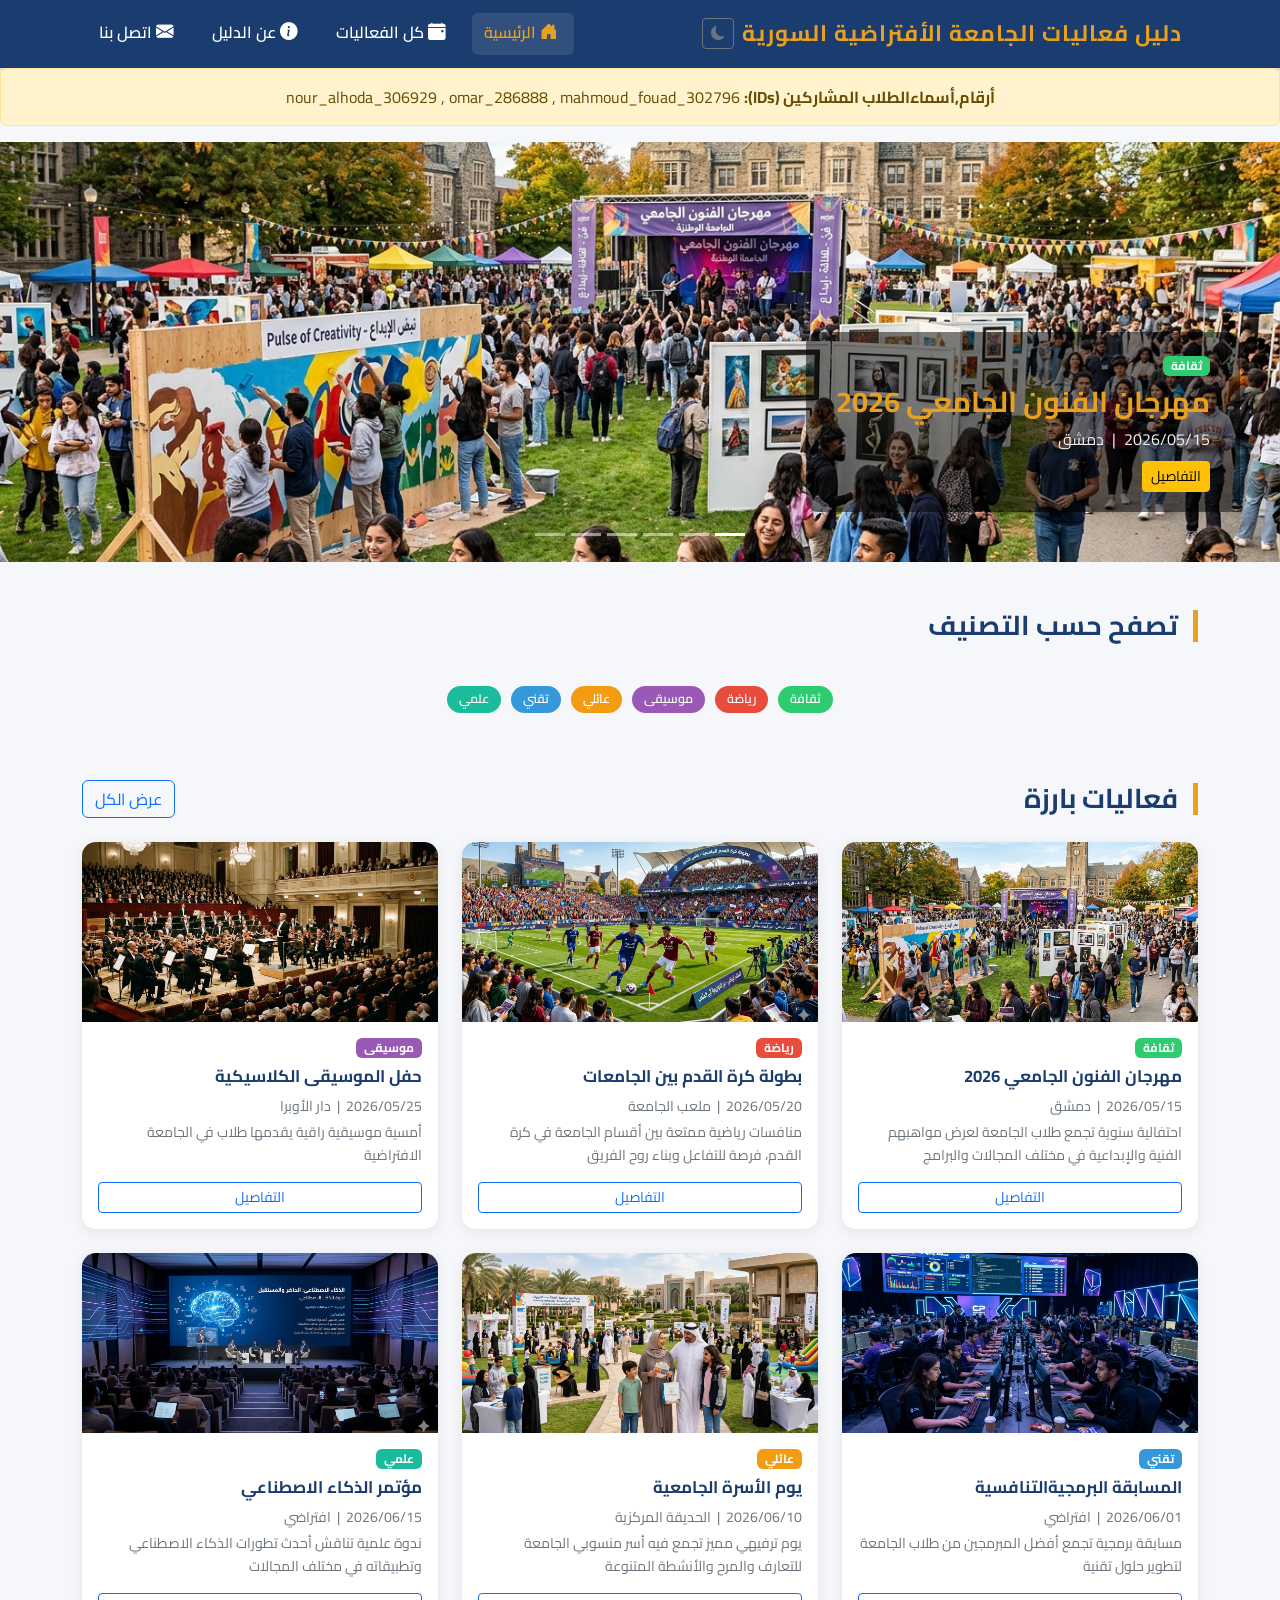
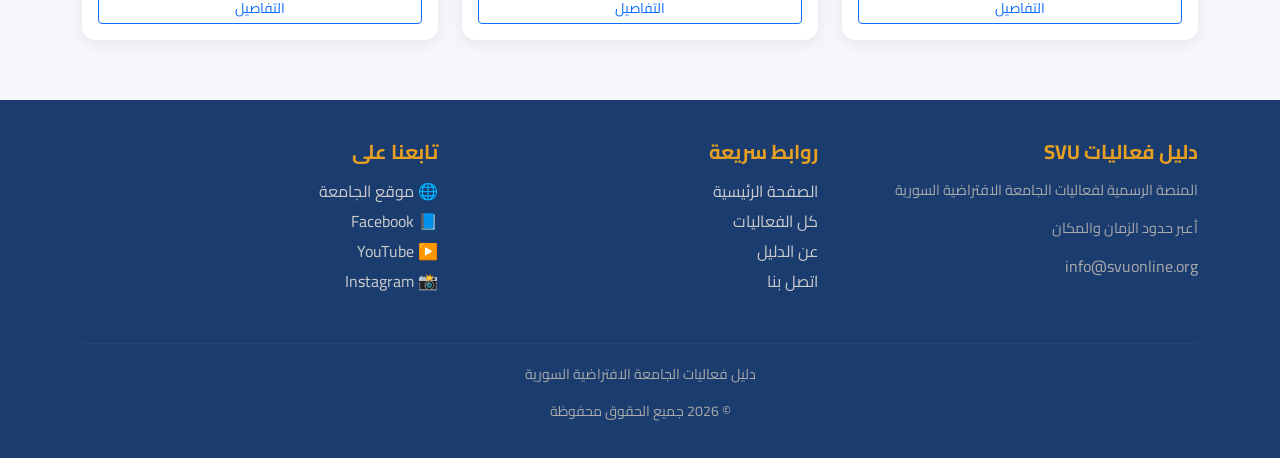
<file: index.html>
<!DOCTYPE html>
<html lang="ar" dir="rtl">

<head>
    <meta charset="UTF-8">
    <meta name="viewport" content="width=device-width, initial-scale=1.0">   
    <link rel="stylesheet" href="https://cdn.jsdelivr.net/npm/bootstrap-icons@1.11.1/font/bootstrap-icons.css">
    <link href="https://cdn.jsdelivr.net/npm/bootstrap@5.3.0/dist/css/bootstrap.min.css" rel="stylesheet">
    <link href="https://fonts.googleapis.com/css2?family=Cairo:wght@400;600;700;800&display=swap" rel="stylesheet">
    <link rel="stylesheet" type="text/css" href="assets/css/styles.css">
    
    <title>دليل فعاليات SVU</title>
</head>


<body>


<header>
    <nav class="navbar navbar-expand-lg">
        <div class="container">
            <a class="navbar-brand" href="index.html"> دليل فعاليات الجامعة الأفتراضية السورية</a>

            <div class="d-flex align-items-center ms-auto me-2">
                <button class="btn btn-sm btn-outline-secondary" id="themeToggler">
                    <i class="bi bi-moon-fill" id="themeIcon"></i>
                </button>
            </div>

            <button class="navbar-toggler" type="button" data-bs-toggle="collapse" data-bs-target="#navbarNav">
                <span class="navbar-toggler-icon"></span>
            </button>

            <div class="collapse navbar-collapse" id="navbarNav">
                <ul class="navbar-nav me-auto">
                    <a class="nav-link" href="index.html"><i class="bi bi-house-door-fill me-1"></i> الرئيسية</a>
                    <a class="nav-link" href="events.html"><i class="bi bi-calendar-event-fill me-1"></i> كل الفعاليات</a>
                    <a class="nav-link" href="about.html"><i class="bi bi-info-circle-fill me-1"></i> عن الدليل</a>
                    <a class="nav-link" href="contact.html"><i class="bi bi-envelope-fill me-1"></i> اتصل بنا</a>

                </ul>
            </div>
        </div>
    </nav>
</header>

<main>
    
        <div class="alert alert-warning text-center" role="alert">
        <strong>أرﻗﺎم,أسماءاﻟﻄﻼب اﻟﻤﺸﺎرﻛﯿﻦ (IDs):</strong> nour_alhoda_306929 ,  omar_286888 , mahmoud_fouad_302796
        </div>

    
    <section id="featured-slider">
        <div id="eventsCarousel" class="carousel slide" data-bs-ride="carousel" data-bs-interval="3500">

            
            <div class="carousel-indicators">
    <button type="button" data-bs-target="#eventsCarousel" data-bs-slide-to="0" class="active"></button>
    <button type="button" data-bs-target="#eventsCarousel" data-bs-slide-to="1"></button>
    <button type="button" data-bs-target="#eventsCarousel" data-bs-slide-to="2"></button>
    <button type="button" data-bs-target="#eventsCarousel" data-bs-slide-to="3"></button>
    <button type="button" data-bs-target="#eventsCarousel" data-bs-slide-to="4"></button>
    <button type="button" data-bs-target="#eventsCarousel" data-bs-slide-to="5"></button>
            </div>


<div class="carousel-inner">
    <div class="carousel-item active">
        <div style="height:420px; background: url('assets/img/forlan.png') center/cover no-repeat;"></div>
        <div class="carousel-caption text-end" style="bottom:50px; right:40px; left:auto; max-width:500px;">
            <span class="badge" style="background:#2ecc71; margin-bottom:8px;">ثقافة</span>
            <h3>مهرجان الفنون الجامعي 2026</h3>
            <p> 2026/05/15 &nbsp;|&nbsp;  دمشق</p>
            <a href="event.html?id=1" class="btn btn-warning btn-sm">التفاصيل</a>
        </div>
    </div>
                     
    <div class="carousel-item">
        <div style="height:420px; background: url('assets/img/football.png') center/cover no-repeat;"></div>
        <div class="carousel-caption text-end" style="bottom:50px; right:40px; left:auto; max-width:500px;">
            <span class="badge" style="background:#c0392b; margin-bottom:8px;">رياضة</span>
            <h3>بطولة كرة القدم بين الأقسام</h3>
            <p> 2026/05/20 &nbsp;|&nbsp;  ملعب الجامعة</p>
            <a href="event.html?id=2" class="btn btn-warning btn-sm">التفاصيل</a>
        </div>
    </div>
                    
    <div class="carousel-item">
        <div style="height:420px; background: url('assets/img/programming.png') center/cover no-repeat;"></div>
        <div class="carousel-caption text-end" style="bottom:50px; right:40px; left:auto; max-width:500px;">
            <span class="badge" style="background:#3498db; margin-bottom:8px;">تقني</span>
            <h3>المسابقة البرمجية التنافسية</h3>
            <p> 2026/06/01 &nbsp;|&nbsp;  افتراضي</p>
            <a href="event.html?id=4" class="btn btn-warning btn-sm">التفاصيل</a>
        </div>
    </div>
                  
    <div class="carousel-item">
        <div style="height:420px; background: url('assets/img/music.png') center/cover no-repeat;"></div>
        <div class="carousel-caption text-end" style="bottom:50px; right:40px; left:auto; max-width:500px;">
            <span class="badge" style="background:#9b59b6; margin-bottom:8px;">موسيقى</span>
            <h3>حفل الموسيقى الكلاسيكية</h3>
            <p> 2026/05/25 &nbsp;|&nbsp;  دار الأوبرا</p>
            <a href="event.html?id=3" class="btn btn-warning btn-sm">التفاصيل</a>
        </div>
    </div>
                  
    <div class="carousel-item">
        <div style="height:420px; background: url('assets/img/ai.png') center/cover no-repeat;"></div>
        <div class="carousel-caption text-end" style="bottom:50px; right:40px; left:auto; max-width:500px;">
            <span class="badge" style="background:#1abc9c; margin-bottom:8px;">علمي</span>
            <h3>مؤتمر الذكاء الاصطناعي</h3>
            <p> 2026/06/01 &nbsp;|&nbsp;  افتراضي</p>
            <a href="event.html?id=6" class="btn btn-warning btn-sm">التفاصيل</a>
        </div>
    </div>
              
    <div class="carousel-item">
        <div style="height:420px; background: url('assets/img/family.png') center/cover no-repeat;"></div>
        <div class="carousel-caption text-end" style="bottom:50px; right:40px; left:auto; max-width:500px;">
            <span class="badge" style="background:#f39c12; margin-bottom:9px;">عائلي</span>
            <h3>يوم الأسرة الجامعي</h3>
            <p> 2026/06/10 &nbsp;|&nbsp;  الحديقة المركزية</p>
            <a href="event.html?id=5" class="btn btn-warning btn-sm">التفاصيل</a>
        </div>
    </div>
</div>
             
             
            <button class="carousel-control-prev" type="button" data-bs-target="#eventsCarousel" data-bs-slide="prev">
                <span class="carousel-control-prev-icon"></span>
            </button>
            <button class="carousel-control-next" type="button" data-bs-target="#eventsCarousel" data-bs-slide="next">
                <span class="carousel-control-next-icon"></span>
            </button>
        </div>
    </section>

    
    <section id="categories" class="container my-5">
        <h2 class="section-title">تصفح حسب التصنيف</h2>
        <div class="text-center py-3">
    <a href="events.html?cat=culture" class="badge-category" style="background:#2ecc71; color:white;"> ثقافة</a>
    <a href="events.html?cat=sports" class="badge-category" style="background:#e74c3c; color:white;"> رياضة</a>
    <a href="events.html?cat=music" class="badge-category" style="background:#9b59b6; color:white;"> موسيقى</a>
    <a href="events.html?cat=family" class="badge-category" style="background:#f39c12; color:white;"> عائلي</a>
    <a href="events.html?cat=tech" class="badge-category" style="background:#3498db; color:white;"> تقني</a>
    <a href="events.html?cat=science" class="badge-category" style="background:#1abc9c; color:white;"> علمي</a>
        </div>
    </section>

    
    <section id="latest-events" class="container my-5">
        <div class="d-flex justify-content-between align-items-center mb-4">
            <h2 class="section-title mb-0">فعاليات بارزة   </h2>
            <a href="events.html" class="btn btn-outline-primary">عرض الكل</a>
        </div>

        <div class="row g-4">

            
            <div class="col-lg-4 col-md-6">
                <div class="event-card card h-100">
                    <div class="card-img-top-colored" style="background: url('assets/img/forlan.png') center/cover no-repeat;"></div>
                    <div class="card-body d-flex flex-column">
                        <span class="badge mb-2" style="background:#2ecc71; width:fit-content;">ثقافة</span>
                        <h5 class="card-title">مهرجان الفنون الجامعي 2026</h5>
                        <p class="card-text mb-1"> 2026/05/15 &nbsp;|&nbsp;  دمشق</p>
                        <p class="card-text flex-grow-1">احتفالية سنوية تجمع طلاب الجامعة لعرض مواهبهم الفنية والإبداعية في مختلف المجالات والبرامج</p>
                        <a href="event.html?id=1" class="btn btn-outline-primary btn-sm px-4">التفاصيل</a>
                    </div>
                </div>
            </div>

            
            <div class="col-lg-4 col-md-6">
                <div class="event-card card h-100">
                    <div class="card-img-top-colored" style="background: url('assets/img/football.png') center/cover no-repeat;"></div>
                    <div class="card-body d-flex flex-column">
                        <span class="badge mb-2" style="background:#e74c3c; width:fit-content;">رياضة</span>
                        <h5 class="card-title">بطولة كرة القدم بين الجامعات</h5>
                        <p class="card-text mb-1"> 2026/05/20 &nbsp;|&nbsp;  ملعب الجامعة</p>
                        <p class="card-text flex-grow-1">منافسات رياضية ممتعة بين أقسام الجامعة في كرة القدم، فرصة للتفاعل وبناء روح الفريق</p>
                        <a href="event.html?id=2" class="btn btn-outline-primary btn-sm px-4">التفاصيل</a>
                    </div>
                </div>
            </div>

            
            <div class="col-lg-4 col-md-6">
                <div class="event-card card h-100">
                    <div class="card-img-top-colored" style="background: url('assets/img/music.png') center/cover no-repeat;"></div>
                    <div class="card-body d-flex flex-column">
                        <span class="badge mb-2" style="background:#9b59b6; width:fit-content;">موسيقى</span>
                        <h5 class="card-title">حفل الموسيقى الكلاسيكية</h5>
                        <p class="card-text mb-1"> 2026/05/25 &nbsp;|&nbsp;  دار الأوبرا </p>
                        <p class="card-text flex-grow-1">أمسية موسيقية راقية يقدمها طلاب  في الجامعة الافتراضية</p>
                       <a href="event.html?id=3" class="btn btn-outline-primary btn-sm px-4">التفاصيل</a>
                    </div>
                </div>
            </div>

            
            <div class="col-lg-4 col-md-6">
                <div class="event-card card h-100">
                    <div class="card-img-top-colored" style="background: url('assets/img/programming.png') center/cover no-repeat;"></div>
                    <div class="card-body d-flex flex-column">
                        <span class="badge mb-2" style="background:#3498db; width:fit-content;">تقني</span>
                        <h5 class="card-title">المسابقة البرمجيةالتنافسية </h5>
                        <p class="card-text mb-1"> 2026/06/01 &nbsp;|&nbsp;  افتراضي</p>
                        <p class="card-text flex-grow-1">مسابقة برمجية تجمع أفضل المبرمجين من طلاب الجامعة لتطوير حلول تقنية </p>
                       <a href="event.html?id=4" class="btn btn-outline-primary btn-sm px-4">التفاصيل</a>
                    </div>
                </div>
            </div>

            
            <div class="col-lg-4 col-md-6">
                <div class="event-card card h-100">
                    <div class="card-img-top-colored" style="background: url('assets/img/family.png') center/cover no-repeat;"></div>
                    <div class="card-body d-flex flex-column">
                        <span class="badge mb-2" style="background:#f39c12; width:fit-content;">عائلي</span>
                        <h5 class="card-title">يوم الأسرة الجامعية</h5>
                        <p class="card-text mb-1"> 2026/06/10 &nbsp;|&nbsp;  الحديقة المركزية</p>
                        <p class="card-text flex-grow-1">يوم ترفيهي مميز تجمع فيه أسر منسوبي الجامعة للتعارف والمرح والأنشطة المتنوعة</p>
                        <a href="event.html?id=5" class="btn btn-outline-primary btn-sm px-4">التفاصيل</a>
                    </div>
                </div>
            </div>

            
            <div class="col-lg-4 col-md-6">
                <div class="event-card card h-100">
                    <div class="card-img-top-colored" style="background: url('assets/img/ai.png') center/cover no-repeat;"></div>
                    <div class="card-body d-flex flex-column">
                        <span class="badge mb-2" style="background:#1abc9c; width:fit-content;">علمي</span>
                        <h5 class="card-title">مؤتمر الذكاء الاصطناعي</h5>
                        <p class="card-text mb-1"> 2026/06/15 &nbsp;|&nbsp;  افتراضي</p>
                        <p class="card-text flex-grow-1">ندوة علمية تناقش أحدث تطورات الذكاء الاصطناعي وتطبيقاته في مختلف المجالات </p>
                        <a href="event.html?id=6" class="btn btn-outline-primary btn-sm px-4">التفاصيل</a>
                    </div>
                </div>
            </div>

        </div>
    </section>

</main>


<button id="scrollTopBtn" onclick="scrollToTop()"
        style="display:none; position:fixed; bottom:30px; left:30px; z-index:999; background:#1a3c6e; color:white; border:none; border-radius:50%; width:45px; height:45px; font-size:20px; cursor:pointer; box-shadow:0 3px 10px rgba(0,0,0,0.3);">
    ↑
</button>


<footer>
    <div class="container">
        <div class="row">
            
            <div class="col-md-4 mb-4">
                <h5> دليل فعاليات SVU</h5>
                <p style="color:#aaa; font-size:0.9rem;">المنصة الرسمية لفعاليات الجامعة الافتراضية السورية </p> 
                <p style="color:#aaa; font-size:0.9rem;">أعبر حدود الزمان والمكان</p> 
                <p style="color:#aaa;"> info@svuonline.org</p>
            </div>
            
            <div class="col-md-4 mb-4">
                <h5>روابط سريعة</h5>
                <a href="index.html"> الصفحة الرئيسية</a>
                <a href="events.html"> كل الفعاليات</a>
                <a href="about.html"> عن الدليل</a>
                <a href="contact.html"> اتصل بنا</a>
            </div>
            
            <div class="col-md-4 mb-4">
                <h5>تابعنا على</h5>
                <a href="https://svuonline.org/ar" target="_blank">🌐 موقع الجامعة</a>
                <a href="https://www.facebook.com/svuonline.org" target="_blank">📘 Facebook</a>
                <a href="https://youtube.com/@syrianvirtualuniversitysvu?si=C2uQhmgRASiZqUTl" target="_blank">▶️ YouTube</a>
                <a href="https://www.instagram.com" target="_blank">📸 Instagram</a>
            </div>
        </div>
        <hr>
        <p class="text-center copyright"> دليل فعاليات الجامعة الافتراضية السورية   </p>
                <p class="text-center copyright"> © 2026 جميع الحقوق محفوظة</p>

    </div>
</footer>


<script src="https://cdn.jsdelivr.net/npm/bootstrap@5.3.0/dist/js/bootstrap.bundle.min.js"></script>

<script type="text/javascript" src="assets/js/main.js"></script>

</body>
</html>
</file>
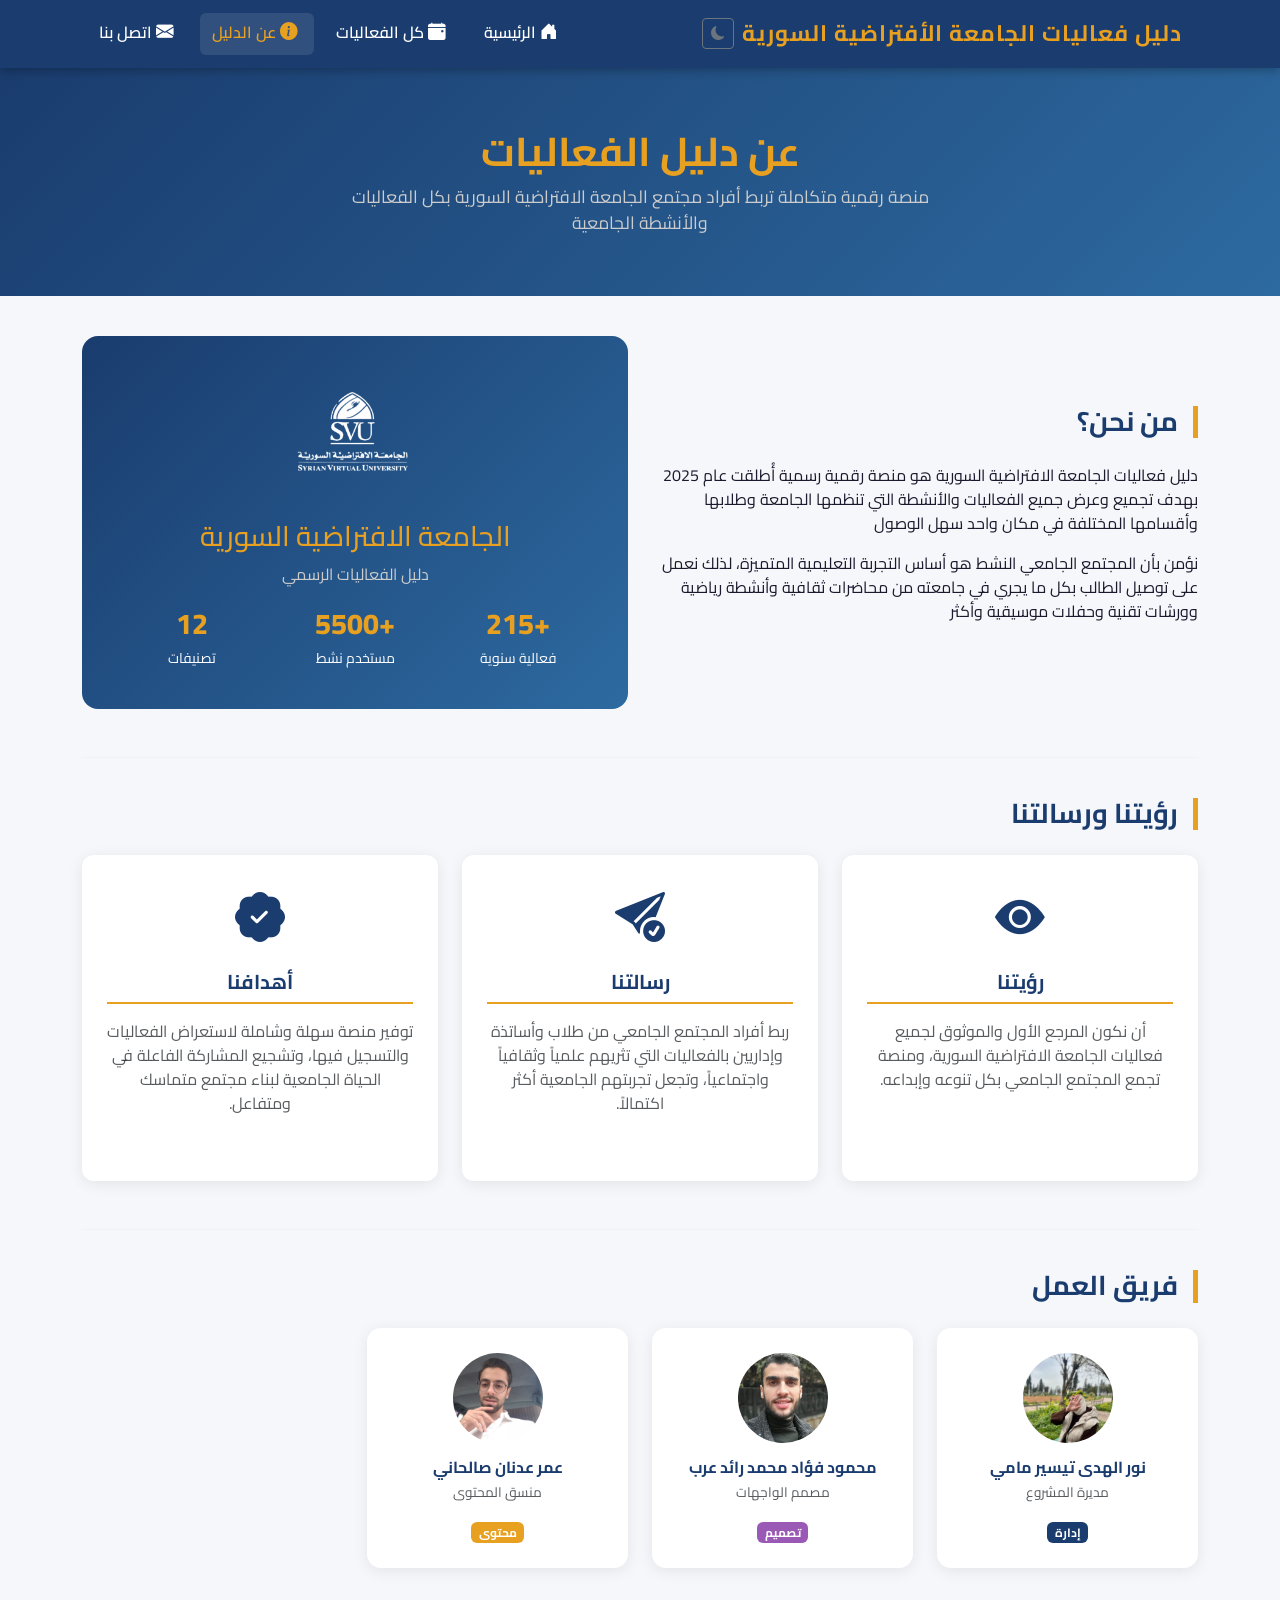
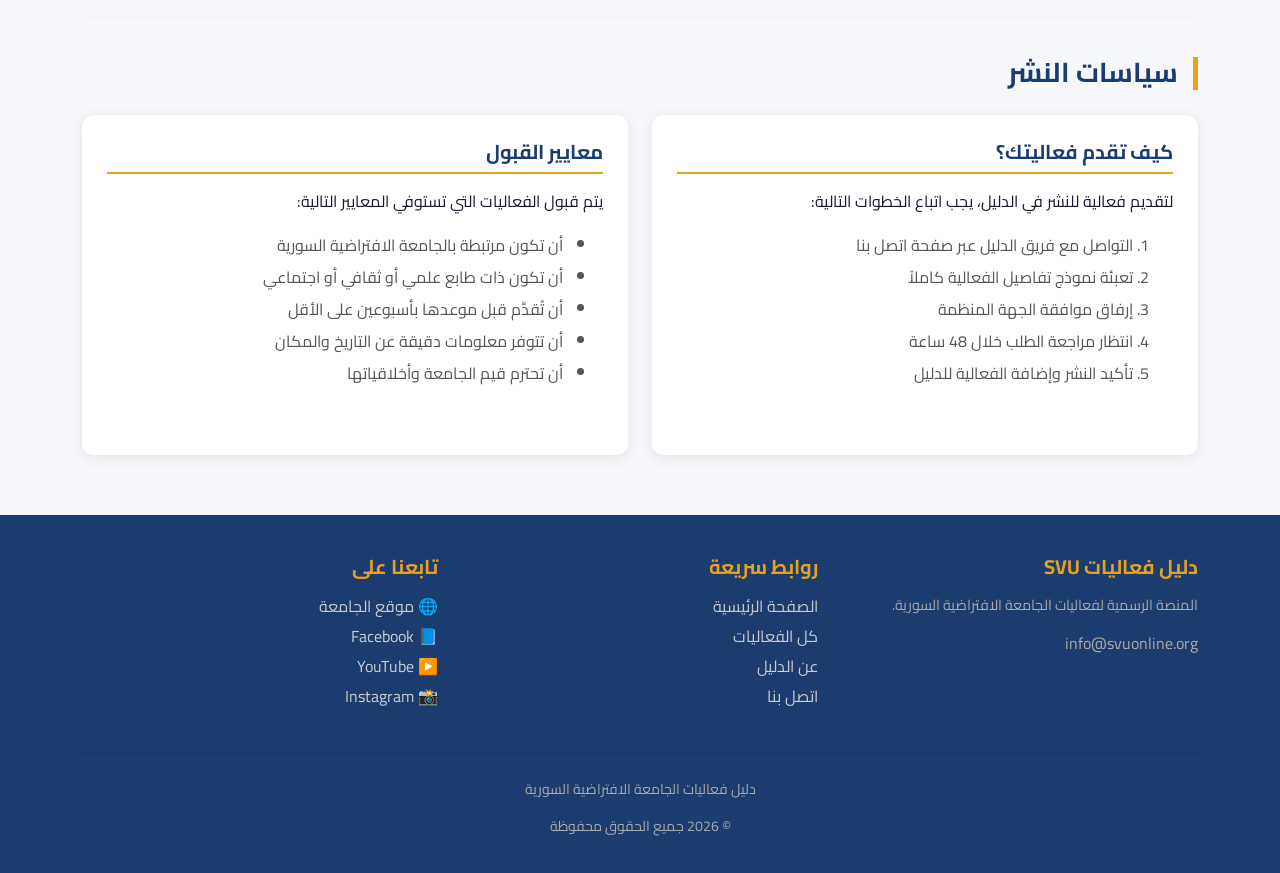
<file: about.html>
<!DOCTYPE html>
<html lang="ar" dir="rtl">
<head>
    <meta charset="UTF-8">
    <meta name="viewport" content="width=device-width, initial-scale=1.0">
    <meta name="keywords" content="عن الدليل, الجامعة الافتراضية السورية, هدف, رؤية, رسالة" />
    <meta name="description" content="تعرف على دليل فعاليات الجامعة الافتراضية السورية وأهدافه ورؤيته" />
    <title>دليل فعاليات SVU - عن الدليل</title>

    <link href="https://cdn.jsdelivr.net/npm/bootstrap@5.3.0/dist/css/bootstrap.min.css" rel="stylesheet">
    <link href="https://fonts.googleapis.com/css2?family=Cairo:wght@400;600;700;800&display=swap" rel="stylesheet">
    <link rel="stylesheet" type="text/css" href="assets/css/styles.css">
    <link rel="stylesheet" href="https://cdn.jsdelivr.net/npm/bootstrap-icons@1.11.1/font/bootstrap-icons.css">

</head>
<body>


<header>
    <nav class="navbar navbar-expand-lg">
        <div class="container">
            <a class="navbar-brand" href="index.html"> دليل فعاليات الجامعة الأفتراضية السورية</a>

            <div class="d-flex align-items-center ms-auto me-2">
                <button class="btn btn-sm btn-outline-secondary" id="themeToggler">
                    <i class="bi bi-moon-fill" id="themeIcon"></i>
                </button>
            </div>

            <button class="navbar-toggler" type="button" data-bs-toggle="collapse" data-bs-target="#navbarNav">
                <span class="navbar-toggler-icon"></span>
            </button>

            <div class="collapse navbar-collapse" id="navbarNav">
                <ul class="navbar-nav me-auto">
                    <a class="nav-link" href="index.html"><i class="bi bi-house-door-fill me-1"></i> الرئيسية</a>
                    <a class="nav-link" href="events.html"><i class="bi bi-calendar-event-fill me-1"></i> كل الفعاليات</a>
                    <a class="nav-link" href="about.html"><i class="bi bi-info-circle-fill me-1"></i> عن الدليل</a>
                    <a class="nav-link" href="contact.html"><i class="bi bi-envelope-fill me-1"></i> اتصل بنا</a>
                </ul>
            </div>
        </div>
    </nav>
</header>

<main>

    
    <div class="about-hero">
        <div class="container">
            <h1> عن دليل الفعاليات</h1>
            <p style="color:#ccc; font-size:1.1rem; max-width:600px; margin:0 auto;">
                منصة رقمية متكاملة تربط أفراد مجتمع الجامعة الافتراضية السورية بكل الفعاليات والأنشطة الجامعية
            </p>
        </div>
    </div>

    <div class="container">

        
        <section class="mb-5">
            <div class="row g-4 align-items-center">
                <div class="col-lg-6">
                    <h2 class="section-title">من نحن؟</h2>
                    <p>دليل فعاليات الجامعة الافتراضية السورية هو منصة رقمية رسمية أُطلقت عام 2025 بهدف تجميع وعرض جميع الفعاليات والأنشطة التي تنظمها الجامعة وطلابها وأقسامها المختلفة في مكان واحد سهل الوصول</p>
                    <p>نؤمن بأن المجتمع الجامعي النشط هو أساس التجربة التعليمية المتميزة، لذلك نعمل على توصيل الطالب بكل ما يجري في جامعته من محاضرات ثقافية وأنشطة رياضية وورشات تقنية وحفلات موسيقية وأكثر</p>
                </div>
                <div class="col-lg-6">
                    <div style="background:linear-gradient(135deg,#1a3c6e,#2d6aa0); border-radius:16px; padding:40px; text-align:center; color:white;">
                       <div style="margin-bottom:20px;"><img src="assets/img/svu.png" alt="SVU Logo" style="width:120px; height:auto; filter: brightness(0) invert(1);"></div>
                        <h3 style="color:#e8a020;">الجامعة الافتراضية السورية</h3>
                        <p style="color:#ccc;">دليل الفعاليات الرسمي</p>
                        <div class="row mt-3">
                            <div class="col-4">
                                <div style="font-size:1.8rem; font-weight:800; color:#e8a020;">+215</div>
                                <small>فعالية سنوية</small>
                            </div>
                            <div class="col-4">
                                <div style="font-size:1.8rem; font-weight:800; color:#e8a020;">+5500</div>
                                <small>مستخدم نشط</small>
                            </div>
                            <div class="col-4">
                                <div style="font-size:1.8rem; font-weight:800; color:#e8a020;">12</div>
                                <small>تصنيفات</small>
                            </div>
                        </div>
                    </div>
                </div>
            </div>
        </section>

        <hr style="border-color:#dee2e6; margin:40px 0;">

        
        <section class="mb-5">
            <h2 class="section-title">رؤيتنا ورسالتنا</h2>
            <div class="row g-4">

                <div class="col-md-4">
                    <div class="event-info-box text-center h-100">
                        <div style="font-size:50px; margin-bottom:15px; color:#1a3c6e;"><i class="bi bi-eye-fill"></i></div>
                        <h5 style="color:#1a3c6e; font-weight:700;">رؤيتنا</h5>
                        <p class="text-muted">أن نكون المرجع الأول والموثوق لجميع فعاليات الجامعة الافتراضية السورية، ومنصة تجمع المجتمع الجامعي بكل تنوعه وإبداعه.</p>
                    </div>
                </div>

                <div class="col-md-4">
                    <div class="event-info-box text-center h-100">
                        <div style="font-size:50px; margin-bottom:15px; color:#1a3c6e;"><i class="bi bi-send-check-fill"></i></div>
                        <h5 style="color:#1a3c6e; font-weight:700;">رسالتنا</h5>
                        <p class="text-muted">ربط أفراد المجتمع الجامعي من طلاب وأساتذة وإداريين بالفعاليات التي تثريهم علمياً وثقافياً واجتماعياً، وتجعل تجربتهم الجامعية أكثر اكتمالاً.</p>
                    </div>
                </div>

                <div class="col-md-4">
                    <div class="event-info-box text-center h-100">
                        <div style="font-size:50px; margin-bottom:15px; color:#1a3c6e;"><i class="bi bi-patch-check-fill"></i></div>
                        <h5 style="color:#1a3c6e; font-weight:700;">أهدافنا</h5>
                        <p class="text-muted">توفير منصة سهلة وشاملة لاستعراض الفعاليات والتسجيل فيها، وتشجيع المشاركة الفاعلة في الحياة الجامعية لبناء مجتمع متماسك ومتفاعل.</p>
                    </div>
                </div>

            </div>
        </section>

        <hr style="border-color:#dee2e6; margin:40px 0;">

        
        <section class="mb-5">
            <h2 class="section-title"> فريق العمل</h2>
            <div class="row g-4">

                <div class="col-lg-3 col-md-6">
                    <div class="team-card">
                        <div class="team-avatar" style="background:url('assets/img/nour.jpg') center/cover no-repeat;"></div>
                        <h6>نور الهدى تيسير مامي</h6>
                        <p class="text-muted" style="font-size:0.85rem;">مديرة المشروع</p>
                        <span class="badge" style="background:#1a3c6e;">إدارة</span>
                    </div>
                </div>

                

                <div class="col-lg-3 col-md-6">
                    <div class="team-card">
                        <div class="team-avatar" style="background:url('assets/img/mahmoud.jpg') center/cover no-repeat;"></div>
                        <h6>محمود فؤاد محمد رائد عرب</h6>
                        <p class="text-muted" style="font-size:0.85rem;">مصمم الواجهات</p>
                        <span class="badge" style="background:#9b59b6;">تصميم</span>
                    </div>
                </div>

                <div class="col-lg-3 col-md-6">
                    <div class="team-card">
                        <div class="team-avatar" style="background:url('assets/img/omar.jpg') center/cover no-repeat;"></div>
                        <h6>عمر عدنان صالحاني </h6>
                        <p class="text-muted" style="font-size:0.85rem;">منسق المحتوى</p>
                        <span class="badge" style="background:#e8a020;">محتوى</span>
                    </div>
                </div>

            </div>
        </section>

        <hr style="border-color:#dee2e6; margin:40px 0;">

        
        <section class="mb-5">
            <h2 class="section-title"> سياسات النشر</h2>
            <div class="row g-4">

                <div class="col-md-6">
                    <div class="event-info-box h-100">
                        <h5> كيف تقدم فعاليتك؟</h5>
                        <p>لتقديم فعالية للنشر في الدليل، يجب اتباع الخطوات التالية:</p>
                        
                        <ol style="line-height:2; color:#555;">
                            <li>التواصل مع فريق الدليل عبر صفحة اتصل بنا</li>
                            <li>تعبئة نموذج تفاصيل الفعالية كاملاً</li>
                            <li>إرفاق موافقة الجهة المنظمة</li>
                            <li>انتظار مراجعة الطلب خلال 48 ساعة</li>
                            <li>تأكيد النشر وإضافة الفعالية للدليل</li>
                        </ol>
                    </div>
                </div>

                <div class="col-md-6">
                    <div class="event-info-box h-100">
                        <h5> معايير القبول</h5>
                        <p>يتم قبول الفعاليات التي تستوفي المعايير التالية:</p>
                        
                        <ul style="line-height:2; color:#555;">
                            <li>أن تكون مرتبطة بالجامعة الافتراضية السورية</li>
                            <li>أن تكون ذات طابع علمي أو ثقافي أو اجتماعي</li>
                            <li>أن تُقدَّم قبل موعدها بأسبوعين على الأقل</li>
                            <li>أن تتوفر معلومات دقيقة عن التاريخ والمكان</li>
                            <li>أن تحترم قيم الجامعة وأخلاقياتها</li>
                        </ul>
                    </div>
                </div>

            </div>
        </section>

    </div>

</main>


<button id="scrollTopBtn" onclick="scrollToTop()"
        style="display:none; position:fixed; bottom:30px; left:30px; z-index:999; background:#1a3c6e; color:white; border:none; border-radius:50%; width:45px; height:45px; font-size:20px; cursor:pointer; box-shadow:0 3px 10px rgba(0,0,0,0.3);">↑</button>


<footer>
    <div class="container">
        <div class="row">
            <div class="col-md-4 mb-4">
                <h5> دليل فعاليات SVU</h5>
                <p style="color:#aaa; font-size:0.9rem;">المنصة الرسمية لفعاليات الجامعة الافتراضية السورية.</p>
                <p style="color:#aaa;"> info@svuonline.org</p>
            </div>
            <div class="col-md-4 mb-4">
                    <h5>روابط سريعة</h5>
                <a href="index.html"> الصفحة الرئيسية</a>
                <a href="events.html"> كل الفعاليات</a>
                <a href="about.html"> عن الدليل</a>
                <a href="contact.html"> اتصل بنا</a>
            </div>
            <div class="col-md-4 mb-4">
                <h5>تابعنا على</h5>
                <a href="https://svuonline.org/ar" target="_blank">🌐 موقع الجامعة</a>
                <a href="https://www.facebook.com/svuonline.org" target="_blank">📘 Facebook</a>
                <a href="https://youtube.com/@syrianvirtualuniversitysvu?si=C2uQhmgRASiZqUTl" target="_blank">▶️ YouTube</a>
                <a href="https://www.instagram.com" target="_blank">📸 Instagram</a>
            </div>
        </div>
        <hr>
         <p class="text-center copyright"> دليل فعاليات الجامعة الافتراضية السورية  </p>
                <p class="text-center copyright"> © 2026 جميع الحقوق محفوظة</p>

    </div>
</footer>

<script src="https://cdn.jsdelivr.net/npm/bootstrap@5.3.0/dist/js/bootstrap.bundle.min.js"></script>
<script type="text/javascript" src="assets/js/main.js"></script>

</body>
</html>
</file>
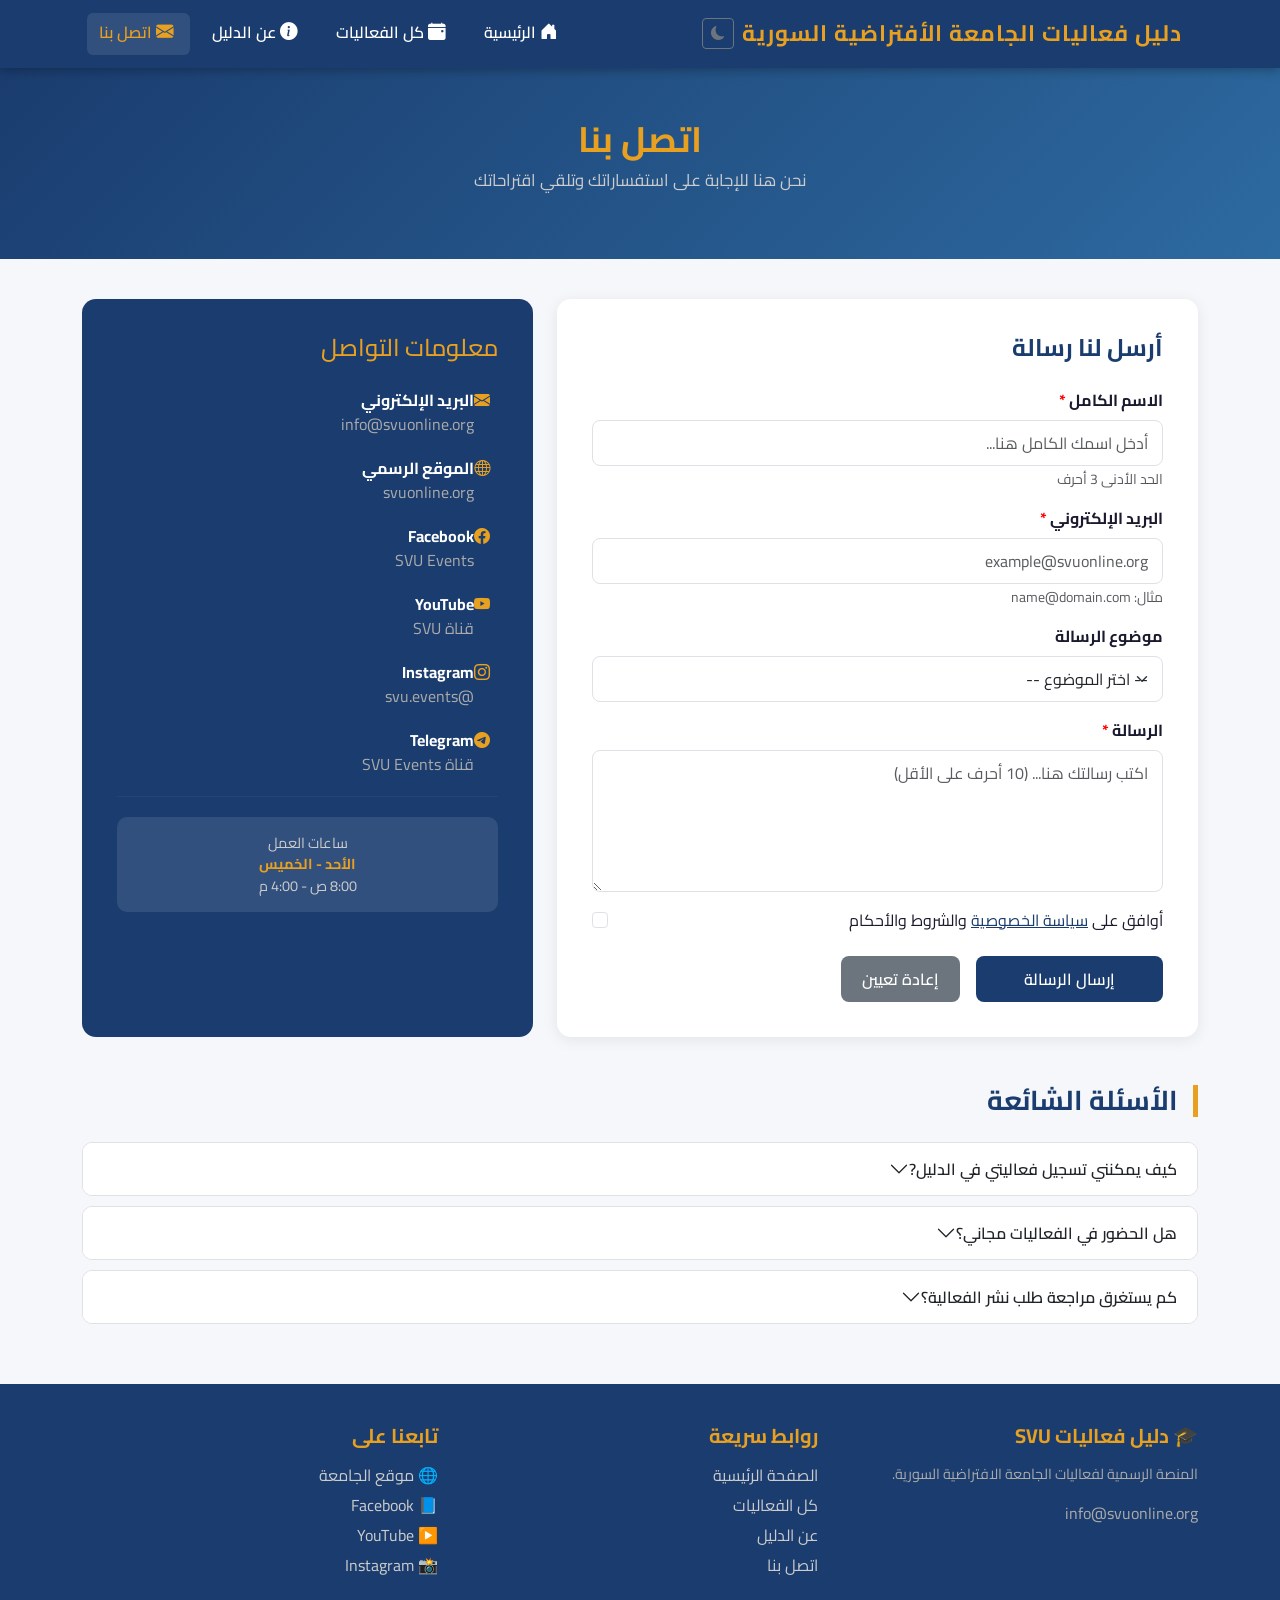
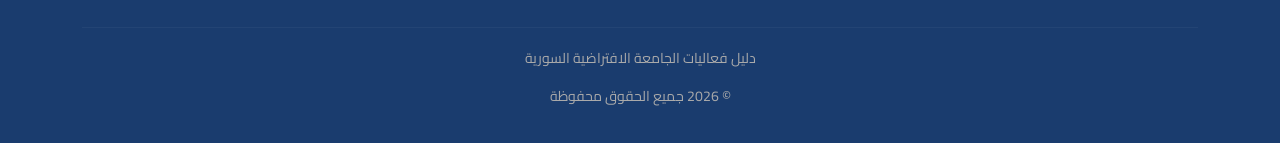
<file: contact.html>
<!DOCTYPE html>
<html lang="ar" dir="rtl">
<head>
    <meta charset="UTF-8">
    <meta name="viewport" content="width=device-width, initial-scale=1.0">
    <meta name="keywords" content="اتصل بنا, تواصل, الجامعة الافتراضية, دليل الفعاليات" />
    <meta name="description" content="تواصل مع فريق دليل فعاليات الجامعة الافتراضية السورية" />
    <title>دليل فعاليات SVU - اتصل بنا</title>

    <link href="https://cdn.jsdelivr.net/npm/bootstrap@5.3.0/dist/css/bootstrap.min.css" rel="stylesheet">
    <link href="https://fonts.googleapis.com/css2?family=Cairo:wght@400;600;700;800&display=swap" rel="stylesheet">
    <link rel="stylesheet" type="text/css" href="assets/css/styles.css">
</head>
<body>


<header>
    <nav class="navbar navbar-expand-lg">
        <div class="container">
            <a class="navbar-brand" href="index.html"> دليل فعاليات الجامعة الأفتراضية السورية</a>

            <div class="d-flex align-items-center ms-auto me-2">
                <button class="btn btn-sm btn-outline-secondary" id="themeToggler">
                    <i class="bi bi-moon-fill" id="themeIcon"></i>
                </button>
            </div>

            <button class="navbar-toggler" type="button" data-bs-toggle="collapse" data-bs-target="#navbarNav">
                <span class="navbar-toggler-icon"></span>
            </button>

            <div class="collapse navbar-collapse" id="navbarNav">
                <ul class="navbar-nav me-auto">
                    <a class="nav-link" href="index.html"><i class="bi bi-house-door-fill me-1"></i> الرئيسية</a>
                    <a class="nav-link" href="events.html"><i class="bi bi-calendar-event-fill me-1"></i> كل الفعاليات</a>
                    <a class="nav-link" href="about.html"><i class="bi bi-info-circle-fill me-1"></i> عن الدليل</a>
                    <a class="nav-link" href="contact.html"><i class="bi bi-envelope-fill me-1"></i> اتصل بنا</a>

                </ul>
            </div>
        </div>
    </nav>
</header>
<link rel="stylesheet" href="https://cdn.jsdelivr.net/npm/bootstrap-icons@1.11.1/font/bootstrap-icons.css">

<main>

    
    <div class="contact-hero">
        <div class="container">
            <h1>اتصل بنا</h1>
            <p style="color:#ccc; font-size:1.05rem;">نحن هنا للإجابة على استفساراتك وتلقي اقتراحاتك</p>
        </div>
    </div>

    <div class="container">
        <div class="row g-4">

            
            <div class="col-lg-7">
                <div class="contact-form-box">
                    <h4 style="color:#1a3c6e; font-weight:700; margin-bottom:25px;"> أرسل لنا رسالة</h4>

                    
                    <div id="successAlert" class="alert alert-success" style="display:none; border-radius:8px;"></div>

                    
                    <div id="errorAlert" class="alert alert-danger" style="display:none; border-radius:8px;"></div>

                    
                    
                    <div id="contactFormDiv">

                        
                        <div class="mb-3">
                            <label class="form-label fw-bold">
                                 الاسم الكامل <span style="color:red;">*</span>
                            </label>
                            <input type="text" id="userName" class="form-control"
                                   placeholder="أدخل اسمك الكامل هنا..."
                                   maxlength="100">
                            <small class="text-muted">الحد الأدنى 3 أحرف</small>
                        </div>

                        
                        <div class="mb-3">
                            <label class="form-label fw-bold">
                                 البريد الإلكتروني <span style="color:red;">*</span>
                            </label>
                            <input type="email" id="userEmail" class="form-control"
                                   placeholder="example@svuonline.org">
                            <small class="text-muted">مثال: name@domain.com</small>
                        </div>

                        
                        <div class="mb-3">
                            <label class="form-label fw-bold"> موضوع الرسالة</label>
                            
                            <select id="messageSubject" class="form-select">
                                <option value="">-- اختر الموضوع --</option>
                                <option value="inquiry">استفسار عام</option>
                                <option value="event">تقديم فعالية</option>
                                <option value="technical">مشكلة تقنية</option>
                                <option value="suggestion">اقتراح</option>
                                <option value="other">أخرى</option>
                            </select>
                        </div>

                        
                        <div class="mb-3">
                            <label class="form-label fw-bold">
                                 الرسالة <span style="color:red;">*</span>
                            </label>
                            <textarea id="userMessage" class="form-control"
                                      rows="5"
                                      cols="50"
                                      placeholder="اكتب رسالتك هنا... (10 أحرف على الأقل)"></textarea>
                        </div>

                        
                        <div class="mb-4">
                            <div class="form-check">
                                <input type="checkbox" id="agreeTerms" class="form-check-input">
                                <label class="form-check-label" for="agreeTerms">
                                    أوافق على <a href="#" style="color:#1a3c6e;">سياسة الخصوصية</a> والشروط والأحكام
                                </label>
                            </div>
                        </div>

                        
                        <div class="d-flex gap-3">
                            <button onclick="submitContactForm()" class="btn btn-primary-custom px-5">
                                 إرسال الرسالة
                            </button>
                            
                            <button onclick="resetForm()" class="btn" style="background:#6c757d; color:white; border-radius:8px; padding:10px 20px; font-weight:600; cursor:pointer;">
                                 إعادة تعيين
                            </button>
                        </div>

                    </div>

                </div>
            </div>

            
            <div class="col-lg-5">
                <div class="contact-info-box">
                    <h4 style="color:#e8a020; margin-bottom:25px;"> معلومات التواصل</h4>

                    <div class="contact-info-item">
                    <span class="bi bi-envelope-fill me-2" style="color: #e8a020;"></span>
                   <div>
                            <strong style="color:white;">البريد الإلكتروني</strong><br>
                            <a href="https://mail.svuonline.org/" target="_blank" style="color:#aaa; text-decoration:none;">info@svuonline.org</a>
                        </div>
                    </div>

                    <div class="contact-info-item">
                        <span class="bi bi-globe me-2" style="color: #e8a020;"></span>
                        <div>
                            <strong style="color:white;">الموقع الرسمي</strong><br>
                            <a href="https://svuonline.org/ar" target="_blank" style="color:#aaa; text-decoration:none;">svuonline.org</a>
                        </div>
                    </div>

                    <div class="contact-info-item">
                        <span class="bi bi-facebook me-2" style="color: #e8a020;"></span>
                        <div>
                            <strong style="color:white;">Facebook</strong><br>
                            <a href="https://www.facebook.com" target="_blank" style="color:#aaa; text-decoration:none;">SVU Events</a>
                        </div>
                    </div>

                    <div class="contact-info-item">
                        <span class="bi bi-youtube me-2" style="color: #e8a020;"></span>
                        <div>
                            <strong style="color:white;">YouTube</strong><br>
                            <a href="https://www.youtube.com/@MrGamerAmmar" target="_blank" style="color:#aaa; text-decoration:none;">قناة SVU</a>
                        </div>
                    </div>

                    <div class="contact-info-item">
                        <span class="bi bi-instagram me-2" style="color: #e8a020;"></span>
                        <div>
                            <strong style="color:white;">Instagram</strong><br>
                            <a href="https://www.instagram.com" target="_blank" style="color:#aaa; text-decoration:none;">@svu.events</a>
                        </div>
                    </div>

                    <div class="contact-info-item">
                        <span class="bi bi-telegram me-2" style="color: #e8a020;"></span>
                        <div>
                            <strong style="color:white;">Telegram</strong><br>
                            <a href="https://t.me/BpgWithAmmar" target="_blank" style="color:#aaa; text-decoration:none;">قناة SVU Events</a>
                        </div>
                    </div>

                    <hr style="border-color:rgba(255,255,255,0.15); margin:20px 0;">

                    <div style="background:rgba(255,255,255,0.1); border-radius:10px; padding:15px; text-align:center;">
                        <p style="color:#ccc; margin:0; font-size:0.9rem;">
                             ساعات العمل<br>
                            <strong style="color:#e8a020;">الأحد - الخميس</strong><br>
                            8:00 ص - 4:00 م
                        </p>
                    </div>
                </div>
            </div>

        </div>

        
        <section class="mt-5 mb-4">
            <h2 class="section-title"> الأسئلة الشائعة</h2>
            <div class="accordion" id="faqAccordion">

                <div class="accordion-item" style="border-radius:10px; margin-bottom:10px; border:1px solid #dee2e6; overflow:hidden;">
                    <h2 class="accordion-header">
                        <button class="accordion-button collapsed" type="button" data-bs-toggle="collapse" data-bs-target="#faq1"
                                style="font-family:'Cairo',sans-serif; font-weight:600;">
                            كيف يمكنني تسجيل فعاليتي في الدليل?
                        </button>
                    </h2>
                    <div id="faq1" class="accordion-collapse collapse" data-bs-parent="#faqAccordion">
                        <div class="accordion-body" style="color:#555;">
                            يمكنك تسجيل فعاليتك عبر إرسال رسالة من خلال نموذج التواصل أعلاه مع اختيار موضوع "تقديم فعالية". سيتواصل معك فريقنا خلال 48 ساعة.
                        </div>
                    </div>
                </div>

                <div class="accordion-item" style="border-radius:10px; margin-bottom:10px; border:1px solid #dee2e6; overflow:hidden;">
                    <h2 class="accordion-header">
                        <button class="accordion-button collapsed" type="button" data-bs-toggle="collapse" data-bs-target="#faq2"
                                style="font-family:'Cairo',sans-serif; font-weight:600;">
                            هل الحضور في الفعاليات مجاني؟
                        </button>
                    </h2>
                    <div id="faq2" class="accordion-collapse collapse" data-bs-parent="#faqAccordion">
                        <div class="accordion-body" style="color:#555;">
                            معظم الفعاليات الجامعية مجانية للطلاب المسجلين في الجامعة الافتراضية السورية. بعض الفعاليات الخاصة قد تستلزم رسوم رمزية يتم الإشارة إليها في صفحة التفاصيل.
                        </div>
                    </div>
                </div>

                <div class="accordion-item" style="border-radius:10px; margin-bottom:10px; border:1px solid #dee2e6; overflow:hidden;">
                    <h2 class="accordion-header">
                        <button class="accordion-button collapsed" type="button" data-bs-toggle="collapse" data-bs-target="#faq3"
                                style="font-family:'Cairo',sans-serif; font-weight:600;">
                            كم يستغرق مراجعة طلب نشر الفعالية؟
                        </button>
                    </h2>
                    <div id="faq3" class="accordion-collapse collapse" data-bs-parent="#faqAccordion">
                        <div class="accordion-body" style="color:#555;">
                            تستغرق مراجعة الطلب عادةً من 24 إلى 48 ساعة في أيام العمل. يُنصح بتقديم الطلب قبل موعد الفعالية بأسبوعين على الأقل.
                        </div>
                    </div>
                </div>

            </div>
        </section>

    </div>

</main>


<button id="scrollTopBtn" onclick="scrollToTop()"
        style="display:none; position:fixed; bottom:30px; left:30px; z-index:999; background:#1a3c6e; color:white; border:none; border-radius:50%; width:45px; height:45px; font-size:20px; cursor:pointer; box-shadow:0 3px 10px rgba(0,0,0,0.3);">↑</button>


<footer>
    <div class="container">
        <div class="row">
            <div class="col-md-4 mb-4">
                <h5>🎓 دليل فعاليات SVU</h5>
                <p style="color:#aaa; font-size:0.9rem;">المنصة الرسمية لفعاليات الجامعة الافتراضية السورية.</p>
                <p style="color:#aaa;"> info@svuonline.org</p>
            </div>
            <div class="col-md-4 mb-4">
                <h5>روابط سريعة</h5>
                <a href="index.html"> الصفحة الرئيسية</a>
                <a href="events.html"> كل الفعاليات</a>
                <a href="about.html"> عن الدليل</a>
                <a href="contact.html"> اتصل بنا</a>
            </div>
            <div class="col-md-4 mb-4">
                <h5>تابعنا على</h5>
                <a href="https://svuonline.org/ar" target="_blank">🌐 موقع الجامعة</a>
                 <a href="https://www.facebook.com/svuonline.org" target="_blank">📘 Facebook</a>
                <a href="https://youtube.com/@syrianvirtualuniversitysvu?si=C2uQhmgRASiZqUTl" target="_blank">▶️ YouTube</a>
                <a href="https://www.instagram.com" target="_blank">📸 Instagram</a>
            </div>
        </div>
        <hr>
         <p class="text-center copyright"> دليل فعاليات الجامعة الافتراضية السورية   </p>
                <p class="text-center copyright"> © 2026 جميع الحقوق محفوظة</p>

    </div>
</footer>

<script src="https://cdn.jsdelivr.net/npm/bootstrap@5.3.0/dist/js/bootstrap.bundle.min.js"></script>
<script type="text/javascript" src="assets/js/main.js"></script>


</body>
</html>
</file>
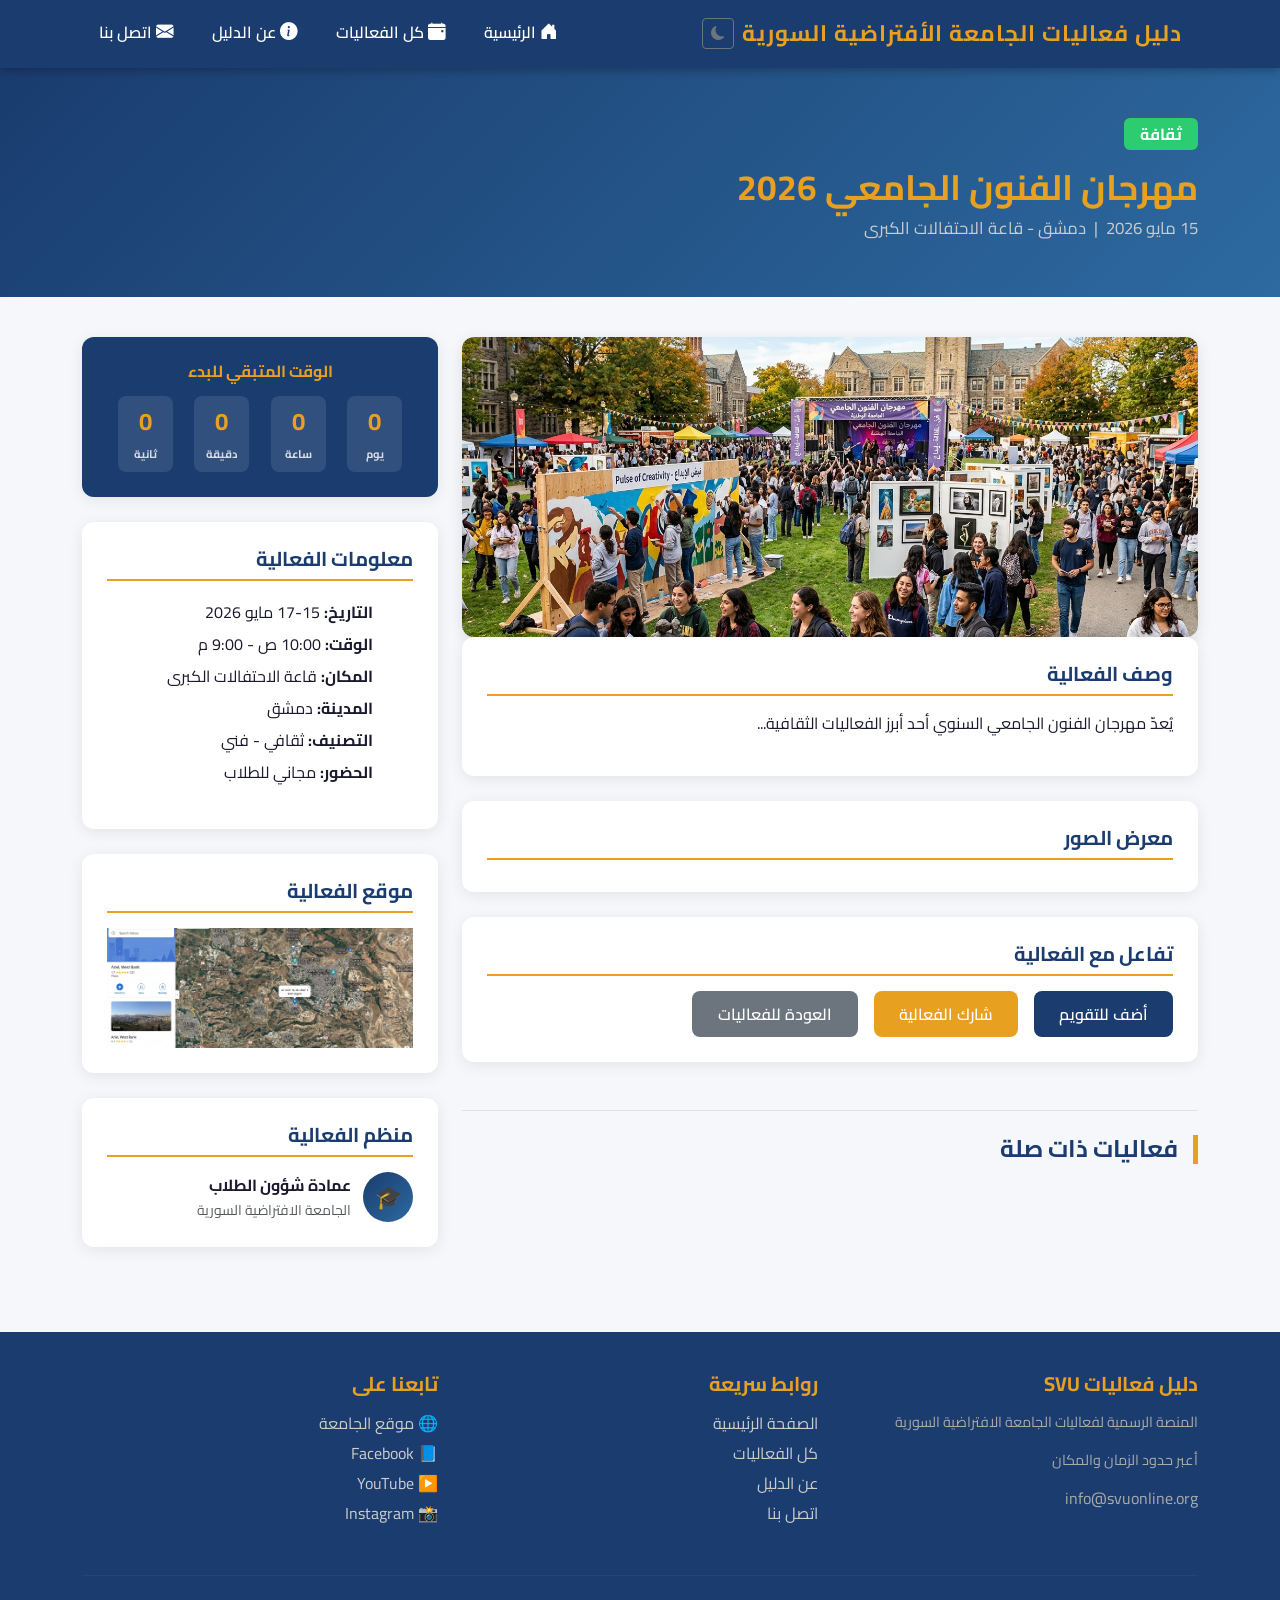
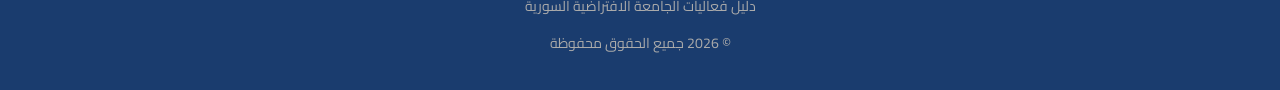
<file: event.html>
<!DOCTYPE html>
<html lang="ar" dir="rtl">
<head>
    <meta charset="UTF-8">
    <meta name="viewport" content="width=device-width, initial-scale=1.0">
    <meta name="keywords" content="تفاصيل فعالية, مهرجان الفنون, الجامعة الافتراضية" />
    <meta name="description" content="تفاصيل فعالية مهرجان الفنون الجامعي 2026" />
    <title>دليل فعاليات SVU - تفاصيل الفعالية</title>
    <link href="https://cdn.jsdelivr.net/npm/bootstrap@5.3.0/dist/css/bootstrap.min.css" rel="stylesheet">
    <link href="https://fonts.googleapis.com/css2?family=Cairo:wght@400;600;700;800&display=swap" rel="stylesheet">
    <link rel="stylesheet" type="text/css" href="assets/css/styles.css">
    <link rel="stylesheet" href="https://cdn.jsdelivr.net/npm/bootstrap-icons@1.11.1/font/bootstrap-icons.css">
</head>
<body>


<header>
    <nav class="navbar navbar-expand-lg">
        <div class="container">
            <a class="navbar-brand" href="index.html"> دليل فعاليات الجامعة الأفتراضية السورية</a>

            <button class="btn btn-sm btn-outline-secondary ms-auto me-2" id="themeToggler">
                <i class="bi bi-moon-fill" id="themeIcon"></i>
            </button>

            <button class="navbar-toggler" type="button" data-bs-toggle="collapse" data-bs-target="#navbarNav">
                <span class="navbar-toggler-icon"></span>
            </button>

            <div class="collapse navbar-collapse" id="navbarNav">
                <ul class="navbar-nav me-auto">
                    <a class="nav-link" href="index.html"><i class="bi bi-house-door-fill me-1"></i> الرئيسية</a>
                    <a class="nav-link" href="events.html"><i class="bi bi-calendar-event-fill me-1"></i> كل الفعاليات</a>
                    <a class="nav-link" href="about.html"><i class="bi bi-info-circle-fill me-1"></i> عن الدليل</a>
                    <a class="nav-link" href="contact.html"><i class="bi bi-envelope-fill me-1"></i> اتصل بنا</a>

                </ul>
            </div>
        </div>
    </nav>
</header>

<main>
    
    <div class="event-detail-header">
        <div class="container">
            <nav aria-label="breadcrumb">
            </nav>
            
            <span id="event-category" class="badge mb-3" style="background:#2ecc71; font-size:1rem; padding:8px 16px;"> ثقافة</span>
            
            <h1 id="event-title">مهرجان الفنون الجامعي 2026</h1>
            
            <p style="color:#ccc; font-size:1.05rem;"> 
                <span id="event-header-date">15 مايو 2026</span> &nbsp;|&nbsp;  <span id="event-header-location">دمشق - قاعة الاحتفالات الكبرى</span>
            </p>
        </div>
    </div>

    <div class="container">
        <div class="row">

            
            <div class="col-lg-8">

                
                <div id="event-image" style="height:300px; background: url('assets/img/forlan.png') center/cover no-repeat;"></div>

                
                <div class="event-info-box">
                    <h5>وصف الفعالية</h5>
                    
                    <div id="event-description">
                        <p>يُعدّ مهرجان الفنون الجامعي السنوي أحد أبرز الفعاليات الثقافية...</p>
                    </div>
                </div>

                
                    <div class="event-info-box" id="gallery-wrapper">
                                           <h5> معرض الصور</h5>
                            <div class="row g-2" id="event-gallery">
                          
                            </div>
                    </div>

                
                <div class="event-info-box">
                    <h5> تفاعل مع الفعالية</h5>
                    <div class="d-flex gap-3 flex-wrap">
                        <button id="btn-book" class="btn btn-primary-custom">أضف للتقويم</button>
                        <button id="btn-share" class="btn btn-secondary-custom">شارك الفعالية</button>
                        <a href="events.html" class="btn" style="background:#6c757d; color:white; border-radius:8px; padding:10px 25px; font-weight:600;">العودة للفعاليات</a>
                    </div>
                </div>

                
                <section class="mt-5 border-top pt-4">
    <h3 class="section-title mb-4" style="font-family: 'Cairo', sans-serif; font-size: 1.5rem;">فعاليات ذات صلة</h3>
    <div class="row g-3" id="related-events-grid">
        </div>
</section>

            </div>

            
            <div class="col-lg-4">
            <div class="event-info-box text-center" id="countdown-section" style="background: var(--primary-color); color: white; border: none;">
    <h6 style="color: var(--secondary-color); margin-bottom: 15px; font-weight: 700;">الوقت المتبقي للبدء</h6>
    <div class="d-flex justify-content-around fw-bold" id="timer-display">
        <div class="timer-unit">
            <span id="days" style="font-size: 1.5rem; color: var(--secondary-color);">0</span>
            <br><small style="font-size: 0.7rem; opacity: 0.8;">يوم</small>
        </div>
        <div class="timer-unit">
            <span id="hours" style="font-size: 1.5rem; color: var(--secondary-color);">0</span>
            <br><small style="font-size: 0.7rem; opacity: 0.8;">ساعة</small>
        </div>
        <div class="timer-unit">
            <span id="minutes" style="font-size: 1.5rem; color: var(--secondary-color);">0</span>
            <br><small style="font-size: 0.7rem; opacity: 0.8;">دقيقة</small>
        </div>
        <div class="timer-unit">
            <span id="seconds" style="font-size: 1.5rem; color: var(--secondary-color);">0</span>
            <br><small style="font-size: 0.7rem; opacity: 0.8;">ثانية</small>
        </div>
    </div>
</div>
                
                <div class="event-info-box">
                    <h5> معلومات الفعالية</h5>
                    <ul class="list-unstyled" style="line-height:2;">
                        <li> <strong>التاريخ:</strong> <span id="sidebar-date">15-17 مايو 2026</span></li>
                        <li> <strong>الوقت:</strong> <span id="sidebar-time">10:00 ص - 9:00 م</span></li>
                        <li> <strong>المكان:</strong> <span id="sidebar-location">قاعة الاحتفالات الكبرى</span></li>
                        <li> <strong>المدينة:</strong> <span id="sidebar-city">دمشق</span></li>
                        <li> <strong>التصنيف:</strong> <span id="sidebar-category">ثقافي - فني</span></li>
                        <li> <strong>الحضور:</strong> <span id="sidebar-attendance">مجاني للطلاب</span></li> 
                    </ul>
                </div>

                
                <div class="event-info-box">
                    <h5> موقع الفعالية</h5>
                   <div class="card-img-top-colored" style="background: url('assets/img/map.png') center/cover no-repeat; height:120px; font-size:40px;"></div>
                </div>

                
                <div class="event-info-box">
                    <h5> منظم الفعالية</h5>
                    <div style="display:flex; align-items:center; gap:12px;">
                        <div style="width:50px; height:50px; background:linear-gradient(135deg,#1a3c6e,#2d6aa0); border-radius:50%; display:flex; align-items:center; justify-content:center; color:white; font-size:22px;">🎓</div>
                        <div>
                            <strong>عمادة شؤون الطلاب</strong><br>
                            <small class="text-muted">الجامعة الافتراضية السورية</small>

                        </div>
                    </div>
                </div>

            </div>

        </div>
    </div>
</main>


<div class="modal fade" id="bookingModal" tabindex="-1">
    <div class="modal-dialog modal-dialog-centered">
        <div class="modal-content" style="border-radius:14px; font-family:'Cairo',sans-serif; direction:rtl;">
            <div class="modal-header" style="background:#1a3c6e; color:white; border-radius:14px 14px 0 0;">
                <h5 class="modal-title"> حجز مكان في الفعالية</h5>
                <button type="button" class="btn-close btn-close-white" data-bs-dismiss="modal"></button>
            </div>
            <div class="modal-body">
                <div class="alert alert-success">
                     تم تسجيل حجزك بنجاح في فعالية <strong id="modal-event-name">مهرجان الفنون الجامعي 2026</strong>
                </div>
                <p>سيتم التواصل معك عبر البريد الإلكتروني الجامعي لتأكيد الحجز.</p>
            </div>
            <div class="modal-footer">
                <button type="button" class="btn btn-secondary" data-bs-dismiss="modal">إغلاق</button>
            </div>
        </div>
    </div>
</div>


<button id="scrollTopBtn" onclick="scrollToTop()" style="display:none; position:fixed; bottom:30px; left:30px; z-index:999; background:#1a3c6e; color:white; border:none; border-radius:50%; width:45px; height:45px; font-size:20px; cursor:pointer; box-shadow:0 3px 10px rgba(0,0,0,0.3);">↑</button>


<footer>
    <div class="container">
        <div class="row">
            
            <div class="col-md-4 mb-4">
                <h5> دليل فعاليات SVU</h5>
                <p style="color:#aaa; font-size:0.9rem;">المنصة الرسمية لفعاليات الجامعة الافتراضية السورية </p> 
                <p style="color:#aaa; font-size:0.9rem;">أعبر حدود الزمان والمكان</p> 
                <p style="color:#aaa;"> info@svuonline.org</p>
            </div>
            
            <div class="col-md-4 mb-4">
                <h5>روابط سريعة</h5>
                <a href="index.html"> الصفحة الرئيسية</a>
                <a href="events.html"> كل الفعاليات</a>
                <a href="about.html"> عن الدليل</a>
                <a href="contact.html"> اتصل بنا</a>
            </div>
            
            <div class="col-md-4 mb-4">
                <h5>تابعنا على</h5>
                <a href="https://svuonline.org/ar" target="_blank">🌐 موقع الجامعة</a>
                <a href="https://www.facebook.com/svuonline.org" target="_blank">📘 Facebook</a>
                <a href="https://youtube.com/@syrianvirtualuniversitysvu?si=C2uQhmgRASiZqUTl" target="_blank">▶️ YouTube</a>
                <a href="https://www.instagram.com" target="_blank">📸 Instagram</a>
            </div>
        </div>
        <hr>
        <p class="text-center copyright"> دليل فعاليات الجامعة الافتراضية السورية   </p>
                <p class="text-center copyright"> © 2026 جميع الحقوق محفوظة</p>

    </div>
</footer>

<script src="https://cdn.jsdelivr.net/npm/bootstrap@5.3.0/dist/js/bootstrap.bundle.min.js"></script>
<script type="text/javascript" src="assets/js/main.js"></script>


</body>
</html>
</file>
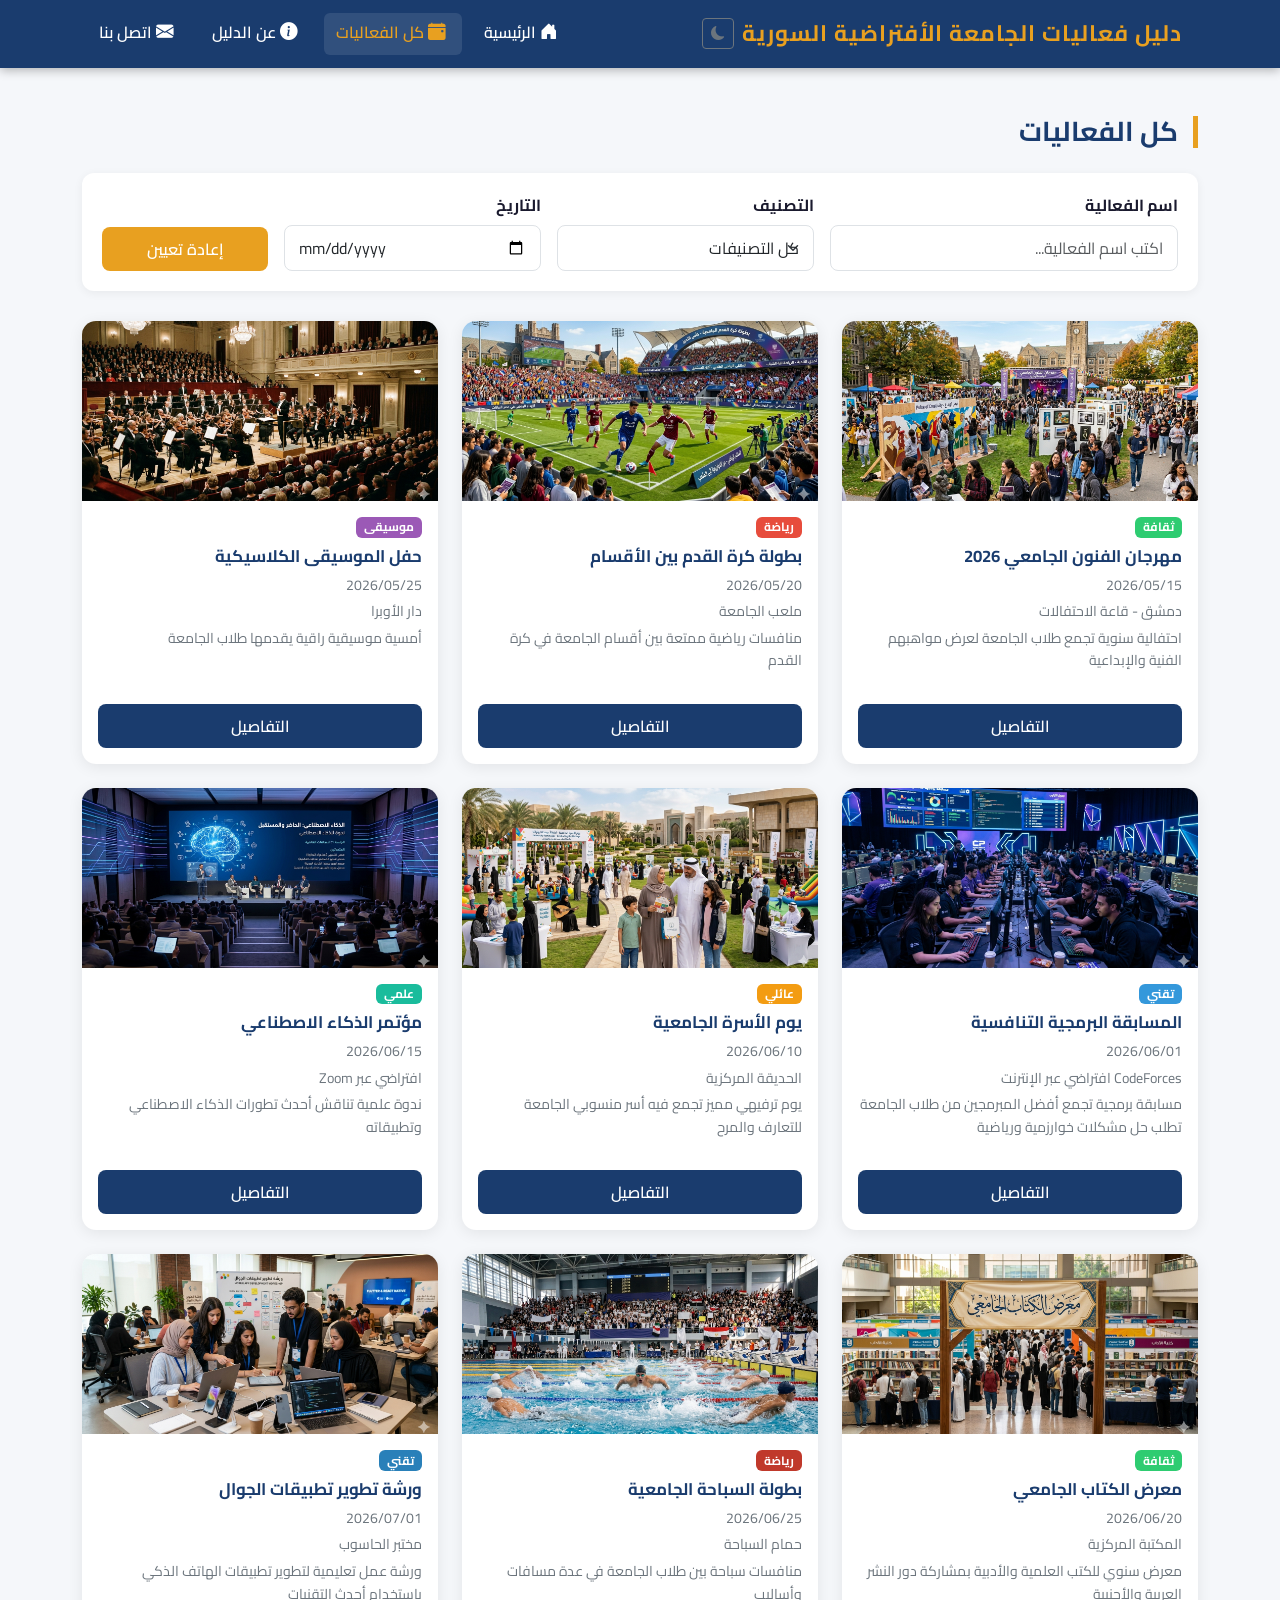
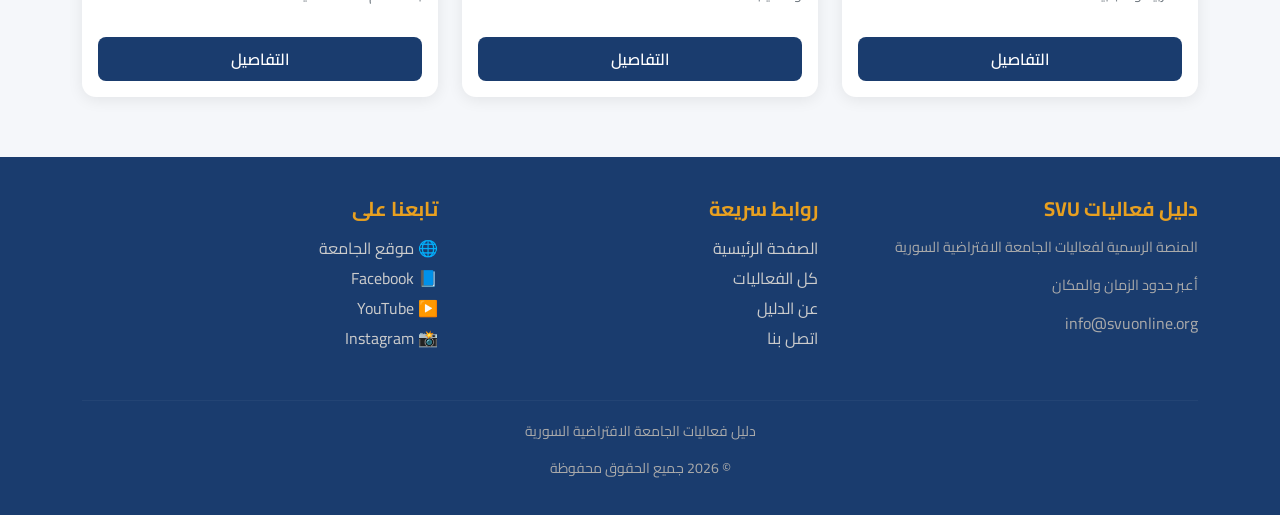
<file: events.html>
<!DOCTYPE html>
<html lang="ar" dir="rtl">

<head>
    <meta charset="UTF-8">
    <meta name="viewport" content="width=device-width, initial-scale=1.0">
    <meta name="keywords" content="فعاليات, SVU , الجامعة الافتراضية, أحداث, تصفية" />
    <meta name="description" content="قائمة بجميع فعاليات الجامعة الافتراضية السورية" />
    <title>دليل فعاليات SVU - كل الفعاليات</title>

    <link href="https://cdn.jsdelivr.net/npm/bootstrap@5.3.0/dist/css/bootstrap.min.css" rel="stylesheet">
    <link href="https://fonts.googleapis.com/css2?family=Cairo:wght@400;600;700;800&display=swap" rel="stylesheet">
    <link rel="stylesheet" href="https://cdn.jsdelivr.net/npm/bootstrap-icons@1.11.1/font/bootstrap-icons.css">
    <link rel="stylesheet" type="text/css" href="assets/css/styles.css">
</head>

<body>


<header>
    <nav class="navbar navbar-expand-lg">
        <div class="container">
            <a class="navbar-brand" href="index.html"> دليل فعاليات الجامعة الأفتراضية السورية</a>
            
            <button class="btn btn-sm btn-outline-secondary ms-auto me-2" id="themeToggler">
                <i class="bi bi-moon-fill" id="themeIcon"></i> 
            </button>

            <button class="navbar-toggler" type="button" data-bs-toggle="collapse" data-bs-target="#navbarNav">
                <span class="navbar-toggler-icon"></span>
            </button>
            <div class="collapse navbar-collapse" id="navbarNav">
                <ul class="navbar-nav me-auto">
                    <a class="nav-link" href="index.html"><i class="bi bi-house-door-fill me-1"></i> الرئيسية</a>
                    <a class="nav-link" href="events.html"><i class="bi bi-calendar-event-fill me-1"></i> كل الفعاليات</a>
                    <a class="nav-link" href="about.html"><i class="bi bi-info-circle-fill me-1"></i> عن الدليل</a>
                    <a class="nav-link" href="contact.html"><i class="bi bi-envelope-fill me-1"></i> اتصل بنا</a>

                </ul>
            </div>
        </div>
    </nav>
</header>

<main class="container my-5">

    <h2 class="section-title"> كل الفعاليات</h2>

    
    <div class="filter-bar">
        <div class="row g-3 align-items-end">
            
            <div class="col-md-4">
                <label class="form-label fw-bold"> اسم الفعالية  </label>
                <input type="text" id="searchInput" class="form-control" placeholder="اكتب اسم الفعالية..." oninput="filterEvents()">
            </div>
            
            <div class="col-md-3">
                <label class="form-label fw-bold"> التصنيف</label>
                <select id="categoryFilter" class="form-select" onchange="filterEvents()">
                    <option value="">كل التصنيفات</option>
                    <option value="culture"> ثقافة</option>
                    <option value="sports"> رياضة</option>
                    <option value="music"> موسيقى</option>
                    <option value="family"> عائلي</option>
                    <option value="tech"> تقني</option>
                    <option value="science"> علمي</option>
                </select>
            </div>
            
            <div class="col-md-3">
                <label class="form-label fw-bold"> التاريخ</label>
                <input type="date" id="dateFilter" class="form-control" onchange="filterEvents()">
            </div>
            
            <div class="col-md-2">
                <button onclick="resetFilter()" class="btn btn-secondary-custom w-100">إعادة تعيين</button>
            </div>
        </div>
    </div>

    
    <div class="row g-4" id="eventsGrid">

        
        <div class="col-lg-4 col-md-6 event-card-wrapper" data-category="culture" data-date="2026-05-15">
            <div class="event-card card h-100">
                <div class="card-img-top-colored" style="background: url('assets/img/forlan.png') center/cover no-repeat;"></div>
                <div class="card-body d-flex flex-column">
                    <span class="badge mb-2" style="background:#2ecc71; width:fit-content;">ثقافة</span>
                    <h5 class="card-title">مهرجان الفنون الجامعي 2026</h5>
                    <p class="card-text mb-1"> 2026/05/15</p>
                    <p class="card-text mb-1"> دمشق - قاعة الاحتفالات</p>
                    <p class="card-text flex-grow-1">احتفالية سنوية تجمع طلاب الجامعة لعرض مواهبهم الفنية والإبداعية</p>
                    <a href="event.html?id=1" class="btn btn-primary-custom mt-3 text-center"> التفاصيل</a>
                </div>
            </div>
        </div>

        
        <div class="col-lg-4 col-md-6 event-card-wrapper" data-category="sports" data-date="2026-05-20">
            <div class="event-card card h-100">
                <div class="card-img-top-colored" style="background: url('assets/img/football.png') center/cover no-repeat;"></div>
                <div class="card-body d-flex flex-column">
                    <span class="badge mb-2" style="background:#e74c3c; width:fit-content;">رياضة</span>
                    <h5 class="card-title">بطولة كرة القدم بين الأقسام</h5>
                    <p class="card-text mb-1"> 2026/05/20</p>
                    <p class="card-text mb-1"> ملعب الجامعة</p>
                    <p class="card-text flex-grow-1">منافسات رياضية ممتعة بين أقسام الجامعة في كرة القدم</p>
                    <a href="event.html?id=2" class="btn btn-primary-custom mt-3 text-center"> التفاصيل</a>
                </div>
            </div>
        </div>

        
        <div class="col-lg-4 col-md-6 event-card-wrapper" data-category="music" data-date="2026-05-25">
            <div class="event-card card h-100">
                <div class="card-img-top-colored" style="background: url('assets/img/music.png') center/cover no-repeat;"></div>
                <div class="card-body d-flex flex-column">
                    <span class="badge mb-2" style="background:#9b59b6; width:fit-content;">موسيقى</span>
                    <h5 class="card-title">حفل الموسيقى الكلاسيكية</h5>
                    <p class="card-text mb-1"> 2026/05/25</p>
                    <p class="card-text mb-1"> دار الأوبرا </p>
                    <p class="card-text flex-grow-1"> أمسية موسيقية راقية يقدمها طلاب الجامعة </p>
                    <a href="event.html?id=3" class="btn btn-primary-custom mt-3 text-center"> التفاصيل</a>
                </div>
            </div>
        </div>

        
        <div class="col-lg-4 col-md-6 event-card-wrapper" data-category="tech" data-date="2026-06-01">
            <div class="event-card card h-100">
                <div class="card-img-top-colored" style="background: url('assets/img/programming.png') center/cover no-repeat;"></div>
                <div class="card-body d-flex flex-column">
                    <span class="badge mb-2" style="background:#3498db; width:fit-content;">تقني</span>
                    <h5 class="card-title">  المسابقة البرمجية التنافسية</h5>
                    <p class="card-text mb-1"> 2026/06/01</p>
                    <p class="card-text mb-1">  CodeForces افتراضي عبر الإنترنت</p>
                    <p class="card-text flex-grow-1">مسابقة برمجية تجمع أفضل المبرمجين من طلاب الجامعة تطلب حل مشكلات خوارزمية ورياضية </p>
                    <a href="event.html?id=4" class="btn btn-primary-custom mt-3 text-center"> التفاصيل</a>
                </div>
            </div>
        </div>

        
        <div class="col-lg-4 col-md-6 event-card-wrapper" data-category="family" data-date="2026-06-10">
            <div class="event-card card h-100">
                <div class="card-img-top-colored" style="background: url('assets/img/family.png') center/cover no-repeat;"></div>
                <div class="card-body d-flex flex-column">
                    <span class="badge mb-2" style="background:#f39c12; width:fit-content;">عائلي</span>
                    <h5 class="card-title">يوم الأسرة الجامعية</h5>
                    <p class="card-text mb-1"> 2026/06/10</p>
                    <p class="card-text mb-1"> الحديقة المركزية</p>
                    <p class="card-text flex-grow-1">يوم ترفيهي مميز تجمع فيه أسر منسوبي الجامعة للتعارف والمرح</p>
                     <a href="event.html?id=5" class="btn btn-primary-custom mt-3 text-center"> التفاصيل</a>
                </div>
            </div>
        </div>

        
        <div class="col-lg-4 col-md-6 event-card-wrapper" data-category="science" data-date="2026-06-15">
            <div class="event-card card h-100">
                <div class="card-img-top-colored" style="background:url('assets/img/ai.png') center/cover no-repeat;"></div>
                <div class="card-body d-flex flex-column">
                    <span class="badge mb-2" style="background:#1abc9c; width:fit-content;">علمي</span>
                    
                    <h5 class="card-title">مؤتمر الذكاء الاصطناعي</h5>
                    <p class="card-text mb-1"> 2026/06/15</p>
                    <p class="card-text mb-1"> افتراضي عبر Zoom</p>
                    <p class="card-text flex-grow-1">ندوة علمية تناقش أحدث تطورات الذكاء الاصطناعي وتطبيقاته</p>
                    <a href="event.html?id=6" class="btn btn-primary-custom mt-3 text-center"> التفاصيل</a>
                </div>
            </div>
        </div>

        
        <div class="col-lg-4 col-md-6 event-card-wrapper" data-category="culture" data-date="2026-06-20">
            <div class="event-card card h-100">
                <div class="card-img-top-colored" style="background:url('assets/img/book.png') center/cover no-repeat;"></div>
                <div class="card-body d-flex flex-column">
                    <span class="badge mb-2" style="background:#2ecc71; width:fit-content;">ثقافة</span>
                    <h5 class="card-title">معرض الكتاب الجامعي</h5>
                    <p class="card-text mb-1"> 2026/06/20</p>
                    <p class="card-text mb-1">المكتبة المركزية</p>
                    <p class="card-text flex-grow-1">معرض سنوي للكتب العلمية والأدبية بمشاركة دور النشر العربية والأجنبية</p>
                    <a href="event.html?id=7" class="btn btn-primary-custom mt-3 text-center"> التفاصيل</a>
                </div>
            </div>
        </div>

        
        <div class="col-lg-4 col-md-6 event-card-wrapper" data-category="sports" data-date="2026-06-25">
            <div class="event-card card h-100">
                <div class="card-img-top-colored" style="background:url('assets/img/swim.png') center/cover no-repeat;"></div>
                <div class="card-body d-flex flex-column">
                    <span class="badge mb-2" style="background:#c0392b; width:fit-content;">رياضة</span>
                    <h5 class="card-title">بطولة السباحة الجامعية</h5>
                    <p class="card-text mb-1"> 2026/06/25</p>
                    <p class="card-text mb-1"> حمام السباحة</p>
                    <p class="card-text flex-grow-1">منافسات سباحة بين طلاب الجامعة في عدة مسافات وأساليب</p>
                    <a href="event.html?id=8" class="btn btn-primary-custom mt-3 text-center"> التفاصيل</a>
                </div>
            </div>
        </div>

        
        <div class="col-lg-4 col-md-6 event-card-wrapper" data-category="tech" data-date="2026-07-01">
            <div class="event-card card h-100">
                <div class="card-img-top-colored" style="background:url('assets/img/mobil.png') center/cover no-repeat;"></div>
                <div class="card-body d-flex flex-column">
                    <span class="badge mb-2" style="background:#2980b9; width:fit-content;">تقني</span>
                    <h5 class="card-title">ورشة تطوير تطبيقات الجوال</h5>
                    <p class="card-text mb-1"> 2026/07/01</p>
                    <p class="card-text mb-1"> مختبر الحاسوب</p>
                    <p class="card-text flex-grow-1">ورشة عمل تعليمية لتطوير تطبيقات الهاتف الذكي باستخدام أحدث التقنيات</p>
                    <a href="event.html?id=9" class="btn btn-primary-custom mt-3 text-center"> التفاصيل</a>
                </div>
            </div>
        </div>

    </div>

</main>


<button id="scrollTopBtn" onclick="scrollToTop()"
        style="display:none; position:fixed; bottom:30px; left:30px; z-index:999; background:#1a3c6e; color:white; border:none; border-radius:50%; width:45px; height:45px; font-size:20px; cursor:pointer; box-shadow:0 3px 10px rgba(0,0,0,0.3);">
    ↑
</button>


<footer>
    <div class="container">
        <div class="row">
            <div class="col-md-4 mb-4">
                <h5> دليل فعاليات SVU</h5>
                 <p style="color:#aaa; font-size:0.9rem;">المنصة الرسمية لفعاليات الجامعة الافتراضية السورية </p> 
                <p style="color:#aaa; font-size:0.9rem;">أعبر حدود الزمان والمكان</p> 
                <p style="color:#aaa;"> info@svuonline.org</p>
            </div>
            <div class="col-md-4 mb-4">
                <h5>روابط سريعة</h5>
                <a href="index.html"> الصفحة الرئيسية</a>
                <a href="events.html"> كل الفعاليات</a>
                <a href="about.html"> عن الدليل</a>
                <a href="contact.html"> اتصل بنا</a>
            </div>
            <div class="col-md-4 mb-4">
                <h5>تابعنا على</h5>
                <a href="https://svuonline.org/ar" target="_blank">🌐 موقع الجامعة</a>
                <a href="https://www.facebook.com/svuonline.org" target="_blank">📘 Facebook</a>
                <a href="https://youtube.com/@syrianvirtualuniversitysvu?si=C2uQhmgRASiZqUTl" target="_blank">▶️ YouTube</a>
                <a href="https://www.instagram.com" target="_blank">📸 Instagram</a>
            </div>
        </div>
        <hr>
         <p class="text-center copyright"> دليل فعاليات الجامعة الافتراضية السورية   </p>
                <p class="text-center copyright"> © 2026 جميع الحقوق محفوظة</p>

    </div>
</footer>

<script src="https://cdn.jsdelivr.net/npm/bootstrap@5.3.0/dist/js/bootstrap.bundle.min.js"></script>
<script type="text/javascript" src="assets/js/main.js"></script>

</body>
</html>
</file>
<file: assets/css/styles.css>
:root {
    --primary-color: #1a3c6e;
    --secondary-color: #e8a020;
    --accent-color: #c0392b;
    --bg-light: #f5f7fa;
    --bg-white: #ffffff;
    --text-dark: #1a1a2e;
    --text-muted: #6c757d;
    --border-color: #dee2e6;
}

body {
    font-family: 'Cairo', sans-serif;
    background-color: var(--bg-light);
    color: var(--text-dark);
    margin: 0;
    padding: 0;
}


.navbar {
    background-color: var(--primary-color) !important;
    box-shadow: 0 2px 10px rgba(0,0,0,0.3);
    padding: 12px 0;
}

.navbar-brand {
    font-size: 1.4rem;
    font-weight: 700;
    color: var(--secondary-color) !important;
    letter-spacing: 1px;
}

.nav-link {
    color: #fff !important;
    font-weight: 600;
    margin: 0 5px;
    transition: color 0.2s;
    border-radius: 6px;
    padding: 6px 12px !important;
}

.nav-link:hover, 
.nav-link.active {
    color: var(--secondary-color) !important;
    background-color: rgba(255,255,255,0.1);
}

.nav-link i {
    font-size: 1.1rem;      
    vertical-align: middle;  
    margin-bottom: 3px;     
    display: inline-block;
}


.carousel-item {
    height: 420px;
    background-color: var(--primary-color);
    position: relative;
    overflow: hidden;
}

.carousel-item:nth-child(1) { background: linear-gradient(135deg, #1a3c6e 60%, #e8a020); }
.carousel-item:nth-child(2) { background: linear-gradient(135deg, #c0392b 60%, #1a3c6e); }
.carousel-item:nth-child(3) { background: linear-gradient(135deg, #27ae60 60%, #1a3c6e); }

.carousel-icon {
    font-size: 120px;
    opacity: 0.15;
    position: absolute;
    top: 20px;
    left: 50px;
}

.carousel-caption {
    background: rgba(0,0,0,0.5);
    border-radius: 12px;
    padding: 20px 30px;
    bottom: 40px;
    z-index: 5;
}

.carousel-caption h3 {
    font-size: 1.8rem;
    font-weight: 700;
    color: var(--secondary-color);
}

.carousel-caption p {
    color: #eee;
    margin-bottom: 10px;
}

.carousel-control-prev, 
.carousel-control-next {
    width: 8%;
}

.carousel-caption .btn {
    position: relative;
    pointer-events: auto;
}


.section-title {
    font-size: 1.7rem;
    font-weight: 700;
    color: var(--primary-color);
    border-right: 5px solid var(--secondary-color);
    padding-right: 15px;
    margin-bottom: 25px;
}

.filter-bar {
    background: var(--bg-white);
    border-radius: 12px;
    padding: 20px;
    box-shadow: 0 2px 10px rgba(0,0,0,0.06);
    margin-bottom: 30px;
}

.event-card {
    border: none;
    border-radius: 14px;
    overflow: hidden;
    box-shadow: 0 3px 15px rgba(0,0,0,0.08);
    transition: transform 0.3s ease, box-shadow 0.3s ease;
    height: 100%;
    background: var(--bg-white);
}

.event-card:hover {
    transform: translateY(-5px);
    box-shadow: 0 10px 30px rgba(0,0,0,0.15);
}

.card-img-top-colored {
    height: 180px;
    display: flex;
    align-items: center;
    justify-content: center;
    font-size: 60px;
    background-size: cover;
    background-position: center;
}

.card-title {
    font-size: 1.05rem;
    font-weight: 700;
    color: var(--primary-color);
    margin-bottom: 8px;
}

.card-text {
    color: var(--text-muted);
    font-size: 0.88rem;
    line-height: 1.6;
}

.badge-category {
    display: inline-block;
    padding: 4px 12px;
    border-radius: 20px;
    font-size: 0.78rem;
    font-weight: 600;
    text-decoration: none;
    margin: 3px;
    transition: opacity 0.2s, transform 0.2s;
    cursor: pointer;
}

.badge-category:hover {
    opacity: 0.85;
    transform: scale(1.05);
}


.event-detail-header {
    background: linear-gradient(135deg, var(--primary-color), #2d6aa0);
    color: white;
    padding: 50px 0 40px;
    margin-bottom: 40px;
}

.event-detail-header h1 {
    font-size: 2.2rem;
    font-weight: 700;
    color: var(--secondary-color);
}

#event-image {
    width: 100%;
    height: 400px;
    background-size: cover;
    background-position: center;
    background-repeat: no-repeat;
    border-radius: 12px;
    box-shadow: 0 4px 15px rgba(0,0,0,0.1);
}

.event-info-box {
    background: var(--bg-white);
    border-radius: 12px;
    padding: 25px;
    box-shadow: 0 3px 15px rgba(0,0,0,0.08);
    margin-bottom: 25px;
}

.event-info-box h5 {
    color: var(--primary-color);
    font-weight: 700;
    border-bottom: 2px solid var(--secondary-color);
    padding-bottom: 8px;
    margin-bottom: 15px;
}

.gallery-item {
    width: 100%;
    height: 150px;
    border-radius: 8px;
    background-position: center;
    background-size: cover;
    background-repeat: no-repeat;
    transition: transform 0.3s ease;
    cursor: pointer;
}

.gallery-item:hover {
    transform: scale(1.03);
    box-shadow: 0 4px 8px rgba(0,0,0,0.1);
}

.timer-unit {
    background: rgba(255, 255, 255, 0.1);
    padding: 8px;
    border-radius: 8px;
    min-width: 55px;
}


.about-hero {
    background: linear-gradient(135deg, var(--primary-color), #2d6aa0);
    color: white;
    padding: 60px 0;
    margin-bottom: 40px;
    text-align: center;
}

.about-hero h1 {
    color: var(--secondary-color);
    font-size: 2.5rem;
    font-weight: 700;
}

.team-card {
    text-align: center;
    padding: 25px 15px;
    background: var(--bg-white);
    border-radius: 14px;
    box-shadow: 0 3px 15px rgba(0,0,0,0.08);
    transition: transform 0.2s;
}

.team-card:hover {
    transform: translateY(-5px);
}

.team-avatar {
    width: 90px;
    height: 90px;
    border-radius: 50%;
    display: flex;
    align-items: center;
    justify-content: center;
    font-size: 36px;
    margin: 0 auto 15px;
}

.team-card h6 {
    font-weight: 700;
    color: var(--primary-color);
    margin-bottom: 5px;
}


.contact-hero {
    background: linear-gradient(135deg, var(--primary-color), #2d6aa0);
    color: white;
    padding: 50px 0;
    margin-bottom: 40px;
    text-align: center;
}

.contact-hero h1 {
    color: var(--secondary-color);
    font-size: 2.2rem;
    font-weight: 700;
}

.contact-form-box {
    background: var(--bg-white);
    border-radius: 14px;
    padding: 35px;
    box-shadow: 0 3px 15px rgba(0,0,0,0.08);
}

.contact-info-box {
    background: var(--primary-color);
    border-radius: 14px;
    padding: 35px;
    color: white;
    height: 100%;
}

.contact-info-box h5 {
    color: var(--secondary-color);
    font-weight: 700;
    margin-bottom: 20px;
}

.contact-info-item {
    display: flex;
    align-items: flex-start;
    margin-bottom: 20px;
    color: #ccc;
}

.contact-info-item span.icon {
    font-size: 1.4rem;
    margin-left: 12px;
    color: var(--secondary-color);
}


.form-control, .form-select {
    border-radius: 8px;
    border: 1.5px solid var(--border-color);
    padding: 10px 14px;
    font-family: 'Cairo', sans-serif;
    transition: border-color 0.2s, box-shadow 0.2s;
}

.form-control:focus, 
.form-select:focus {
    border-color: var(--primary-color);
    box-shadow: 0 0 0 3px rgba(26,60,110,0.15);
}

.btn-primary-custom {
    background-color: var(--primary-color);
    color: white;
    border: none;
    border-radius: 8px;
    padding: 10px 25px;
    font-family: 'Cairo', sans-serif;
    font-weight: 600;
    cursor: pointer;
    transition: background-color 0.2s, transform 0.1s;
}

.btn-primary-custom:hover {
    background-color: #142d54;
    transform: translateY(-1px);
}

.btn-secondary-custom {
    background-color: var(--secondary-color);
    color: white;
    border: none;
    border-radius: 8px;
    padding: 10px 25px;
    font-family: 'Cairo', sans-serif;
    font-weight: 600;
    cursor: pointer;
    transition: background-color 0.2s;
}

.btn-secondary-custom:hover {
    background-color: #c8870a;
}


footer {
    background-color: var(--primary-color) !important;
    color: #ccc;
    padding: 40px 0 20px;
    margin-top: 60px;
}

footer h5 {
    color: var(--secondary-color);
    font-weight: 700;
    margin-bottom: 15px;
}

footer a {
    color: #ccc;
    text-decoration: none;
    transition: color 0.2s;
    display: block;
    margin-bottom: 6px;
}

footer a:hover {
    color: var(--secondary-color);
}

footer hr {
    border-color: rgba(255,255,255,0.15);
    margin: 20px 0;
}

footer .copyright {
    color: #aaa;
    font-size: 0.88rem;
}


@media (max-width: 768px) {
    .carousel-item { height: 280px; }
    .carousel-icon { font-size: 70px; }
    .carousel-caption h3 { font-size: 1.2rem; }
    .section-title { font-size: 1.3rem; }
    .event-detail-header h1 { font-size: 1.5rem; }
    .about-hero h1, .contact-hero h1 { font-size: 1.6rem; }
    .contact-info-box { margin-top: 25px; }
}

@media (max-width: 576px) {
    .carousel-item { height: 220px; }
    .carousel-caption { padding: 10px 15px; bottom: 15px; }
}


[data-bs-theme="dark"] {
    --bs-body-bg: #121212;
    --bs-body-color: #e0e0e0;
    --bg-light: #121212 !important;
    --bg-white: #1e1e2d !important;
    --text-dark: #e0e0e0 !important;
    --border-color: #333333 !important;
}

[data-bs-theme="dark"] .card, 
[data-bs-theme="dark"] .event-card {
    background-color: #1e1e2d;
    border: 1px solid #333;
}

[data-bs-theme="dark"] .navbar,
[data-bs-theme="dark"] #countdown-section {
    background-color: #0a192f !important;
}

[data-bs-theme="dark"] h1, 
[data-bs-theme="dark"] h2, 
[data-bs-theme="dark"] h3, 
[data-bs-theme="dark"] h4, 
[data-bs-theme="dark"] h5, 
[data-bs-theme="dark"] h6,
[data-bs-theme="dark"] .section-title,
[data-bs-theme="dark"] [style*="color:#1a3c6e"] {
    color: #f8f9fa !important;
}

[data-bs-theme="dark"] p,
[data-bs-theme="dark"] .text-muted {
    color: #a0aab5 !important;
}

[data-bs-theme="dark"] .nav-link {
    color: #e0e0e0 !important;
}

[data-bs-theme="dark"] .nav-link:hover, 
[data-bs-theme="dark"] .nav-link.active {
    color: var(--secondary-color) !important;
}
</file>
